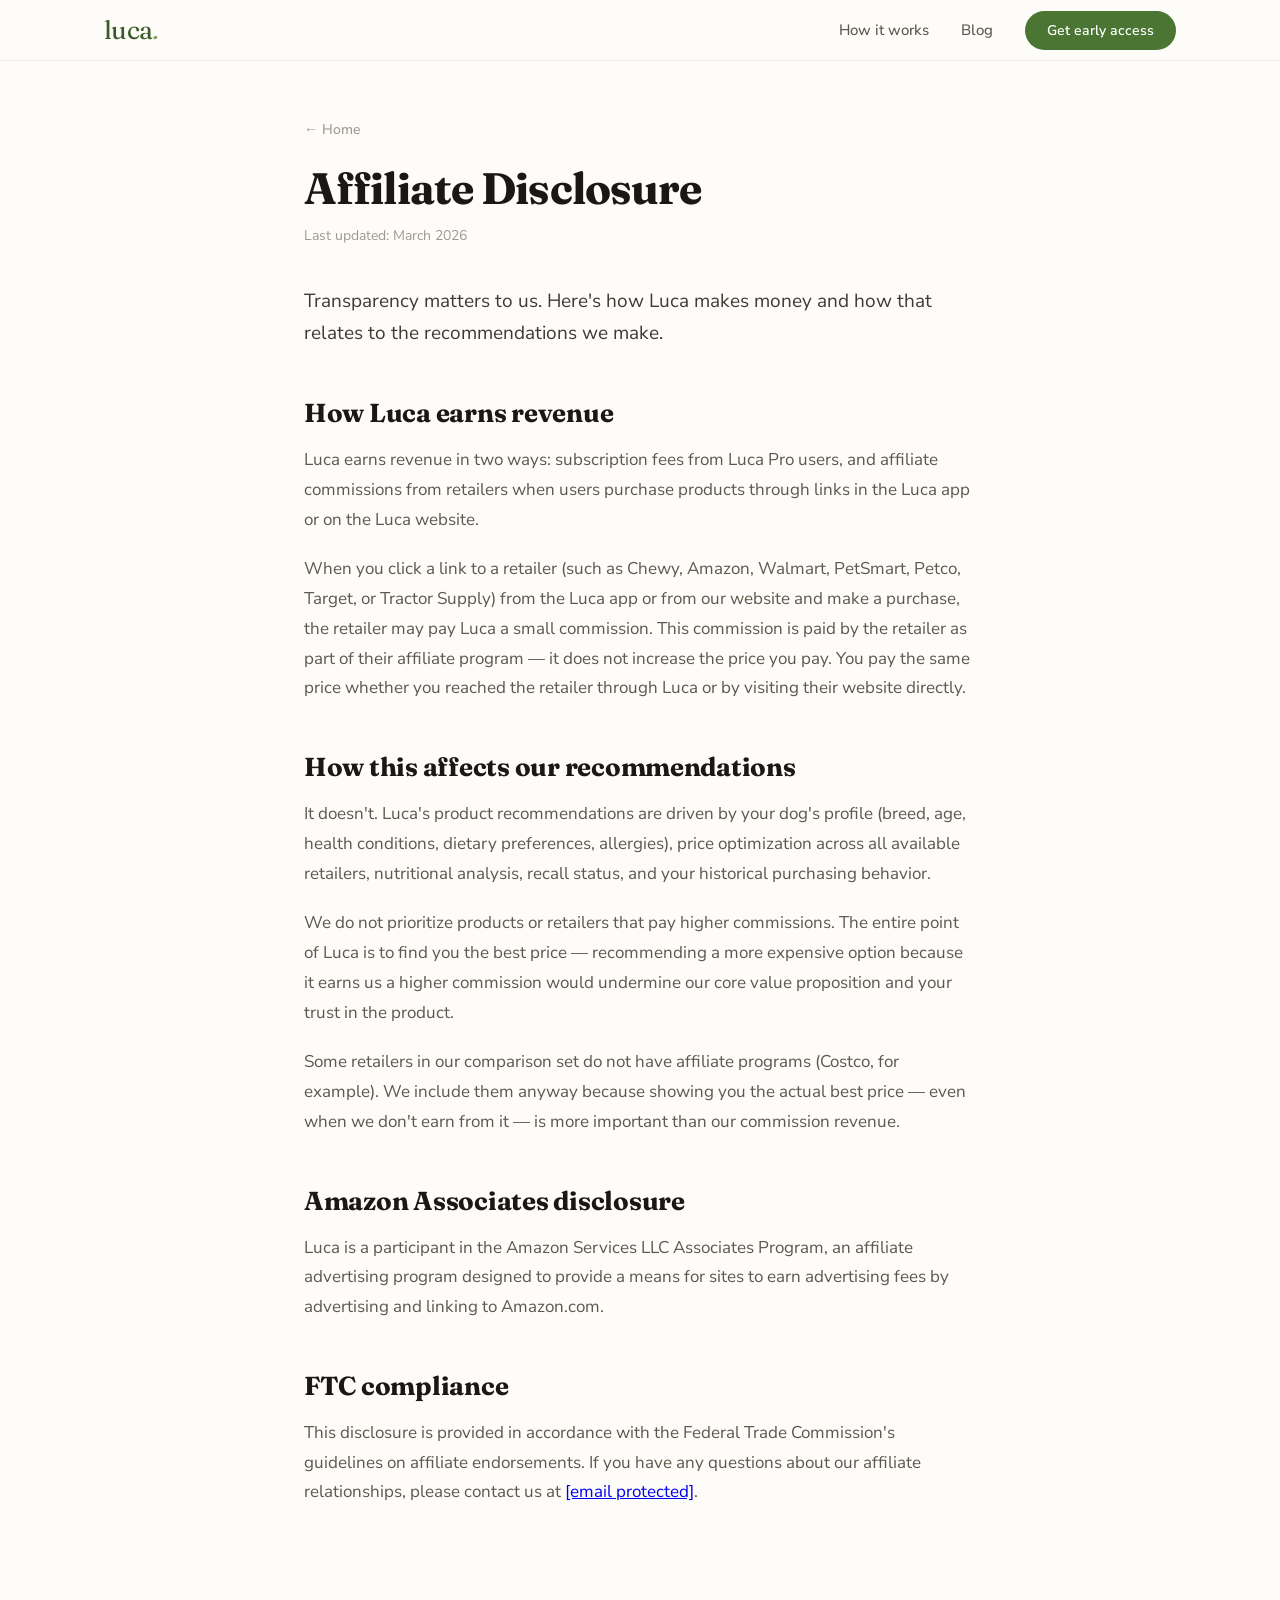
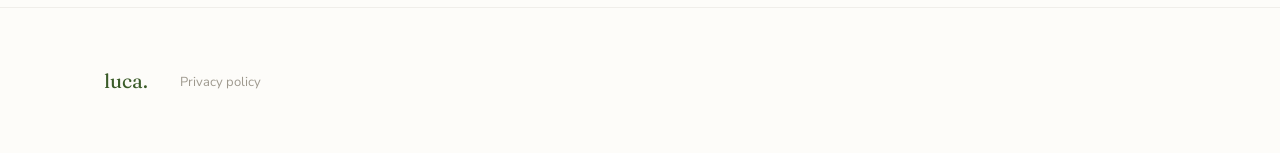
<file: disclosure.html>
<!DOCTYPE html>
<html lang="en">
<head>
<meta charset="UTF-8">
<meta name="viewport" content="width=device-width, initial-scale=1.0">
<title>Affiliate Disclosure — Luca</title>
<link rel="preconnect" href="https://fonts.googleapis.com">
<link rel="preconnect" href="https://fonts.gstatic.com" crossorigin>
<link href="https://fonts.googleapis.com/css2?family=Fraunces:ital,opsz,wght@0,9..144,500;0,9..144,600;0,9..144,700;0,9..144,800;1,9..144,500;1,9..144,700&family=Nunito+Sans:wght@400;500;600;700&display=swap" rel="stylesheet">
<link rel="stylesheet" href="blog-styles.css">
</head>
<body>
<nav id="nav" class="scrolled">
  <div class="container">
    <a href="/" class="nav-wordmark">luca<span>.</span></a>
    <ul class="nav-links">
      <li><a href="/#how">How it works</a></li>
      <li><a href="/#blog">Blog</a></li>
      <li><a href="/#signup" class="nav-cta">Get early access</a></li>
    </ul>
  </div>
</nav>

<article class="blog-post">
  <div class="container">
    <div class="post-meta">
      <a href="/" class="back-link">← Home</a>
    </div>
    <h1>Affiliate Disclosure</h1>
    <p class="post-date">Last updated: March 2026</p>

    <div class="post-body">
      <p class="lede">Transparency matters to us. Here's how Luca makes money and how that relates to the recommendations we make.</p>

      <h2>How Luca earns revenue</h2>

      <p>Luca earns revenue in two ways: subscription fees from Luca Pro users, and affiliate commissions from retailers when users purchase products through links in the Luca app or on the Luca website.</p>

      <p>When you click a link to a retailer (such as Chewy, Amazon, Walmart, PetSmart, Petco, Target, or Tractor Supply) from the Luca app or from our website and make a purchase, the retailer may pay Luca a small commission. This commission is paid by the retailer as part of their affiliate program — it does not increase the price you pay. You pay the same price whether you reached the retailer through Luca or by visiting their website directly.</p>

      <h2>How this affects our recommendations</h2>

      <p>It doesn't. Luca's product recommendations are driven by your dog's profile (breed, age, health conditions, dietary preferences, allergies), price optimization across all available retailers, nutritional analysis, recall status, and your historical purchasing behavior.</p>

      <p>We do not prioritize products or retailers that pay higher commissions. The entire point of Luca is to find you the best price — recommending a more expensive option because it earns us a higher commission would undermine our core value proposition and your trust in the product.</p>

      <p>Some retailers in our comparison set do not have affiliate programs (Costco, for example). We include them anyway because showing you the actual best price — even when we don't earn from it — is more important than our commission revenue.</p>

      <h2>Amazon Associates disclosure</h2>

      <p>Luca is a participant in the Amazon Services LLC Associates Program, an affiliate advertising program designed to provide a means for sites to earn advertising fees by advertising and linking to Amazon.com.</p>

      <h2>FTC compliance</h2>

      <p>This disclosure is provided in accordance with the Federal Trade Commission's guidelines on affiliate endorsements. If you have any questions about our affiliate relationships, please contact us at <a href="/cdn-cgi/l/email-protection" class="__cf_email__" data-cfemail="224e574143564a4743525262454f434b4e0c414d4f">[email&#160;protected]</a>.</p>
    </div>
  </div>
</article>

<footer>
  <div class="container">
    <div class="footer-left">
      <span class="footer-wordmark">luca.</span>
      <ul class="footer-links">
        <li><a href="privacy.html">Privacy policy</a></li>
</file>
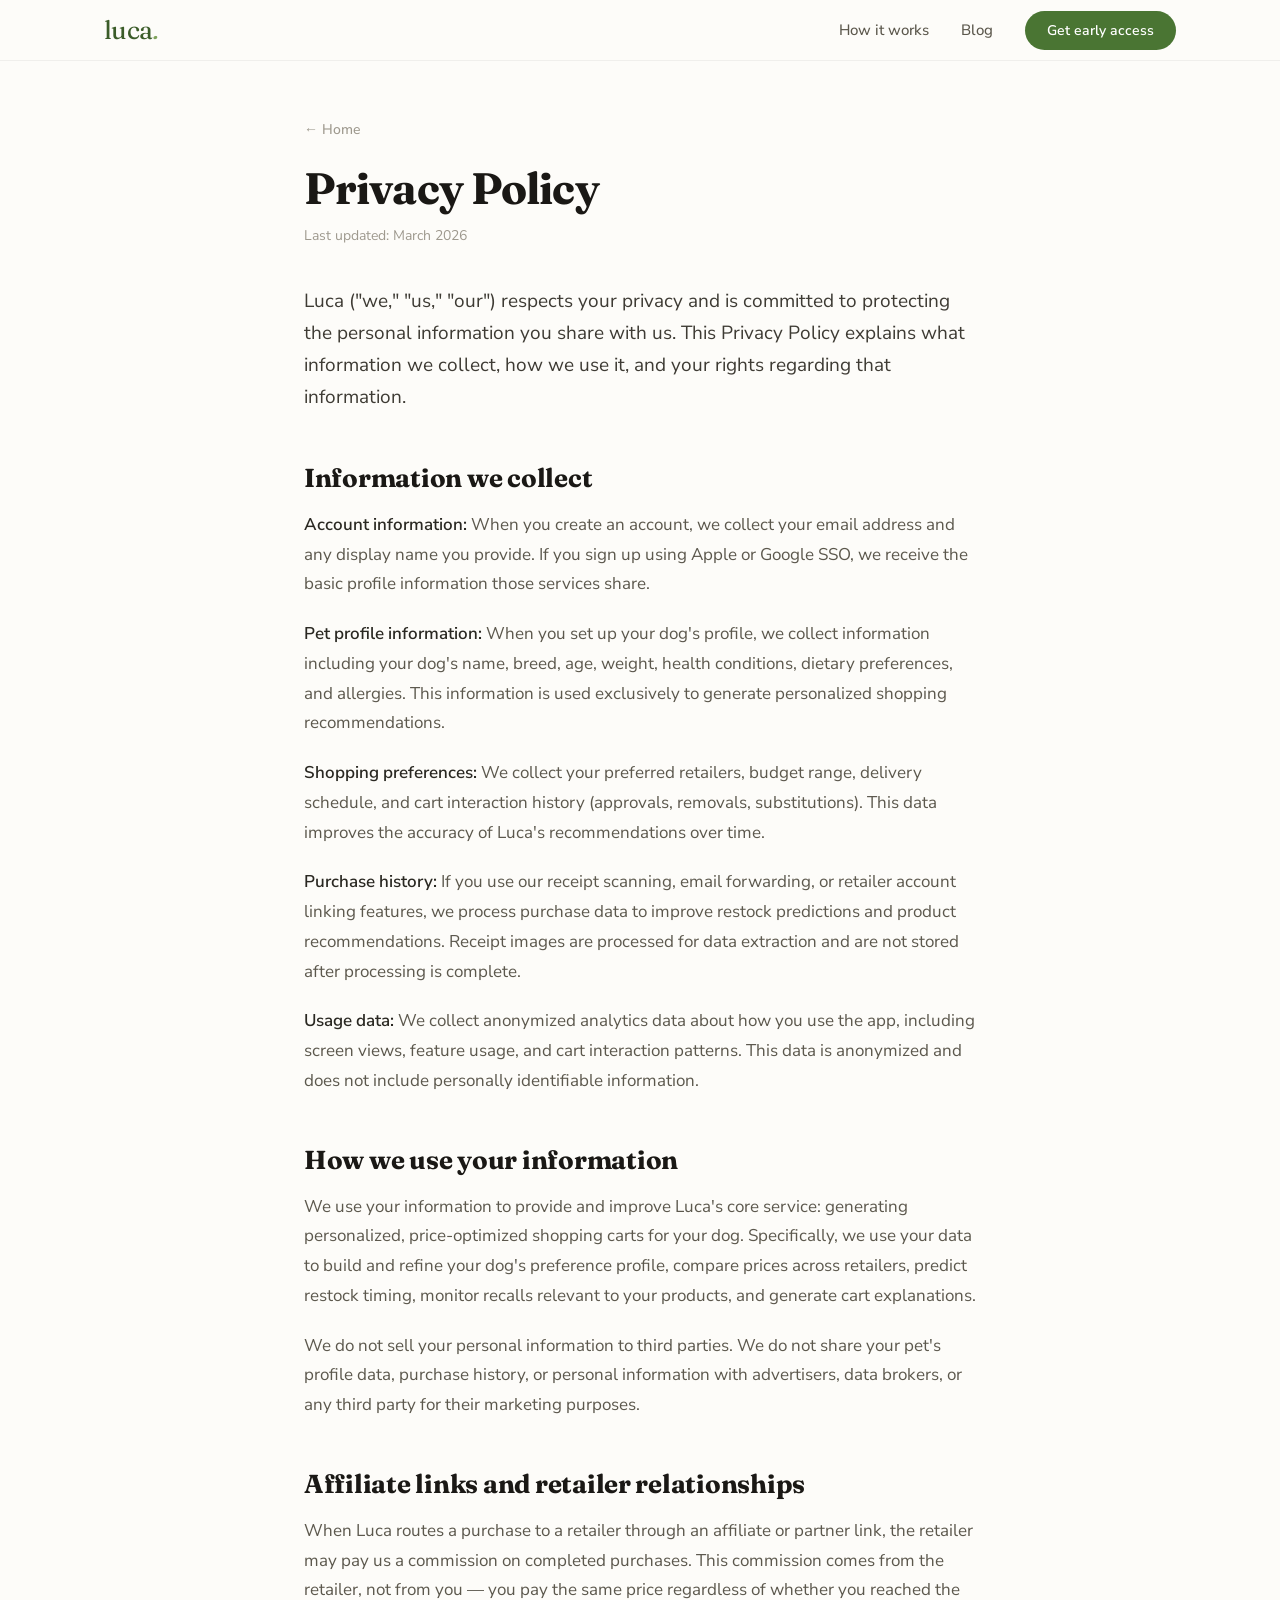
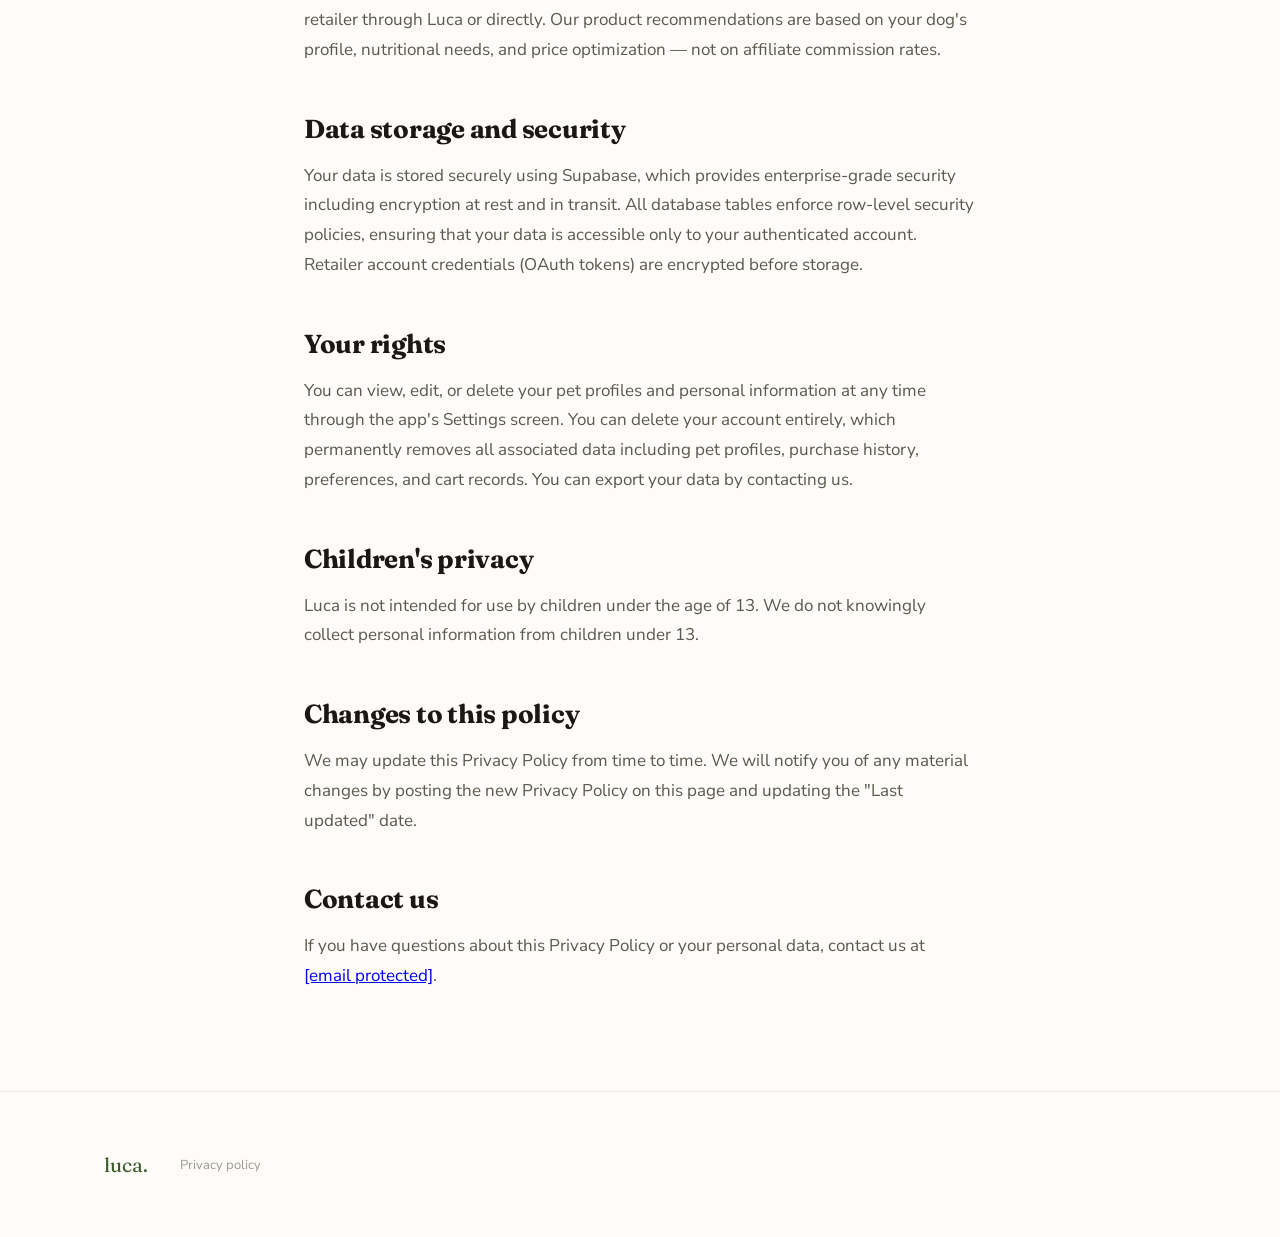
<file: privacy.html>
<!DOCTYPE html>
<html lang="en">
<head>
<meta charset="UTF-8">
<meta name="viewport" content="width=device-width, initial-scale=1.0">
<title>Privacy Policy — Luca</title>
<link rel="preconnect" href="https://fonts.googleapis.com">
<link rel="preconnect" href="https://fonts.gstatic.com" crossorigin>
<link href="https://fonts.googleapis.com/css2?family=Fraunces:ital,opsz,wght@0,9..144,500;0,9..144,600;0,9..144,700;0,9..144,800;1,9..144,500;1,9..144,700&family=Nunito+Sans:wght@400;500;600;700&display=swap" rel="stylesheet">
<link rel="stylesheet" href="blog-styles.css">
</head>
<body>
<nav id="nav" class="scrolled">
  <div class="container">
    <a href="/" class="nav-wordmark">luca<span>.</span></a>
    <ul class="nav-links">
      <li><a href="/#how">How it works</a></li>
      <li><a href="/#blog">Blog</a></li>
      <li><a href="/#signup" class="nav-cta">Get early access</a></li>
    </ul>
  </div>
</nav>

<article class="blog-post">
  <div class="container">
    <div class="post-meta">
      <a href="/" class="back-link">← Home</a>
    </div>
    <h1>Privacy Policy</h1>
    <p class="post-date">Last updated: March 2026</p>

    <div class="post-body">
      <p class="lede">Luca ("we," "us," "our") respects your privacy and is committed to protecting the personal information you share with us. This Privacy Policy explains what information we collect, how we use it, and your rights regarding that information.</p>

      <h2>Information we collect</h2>

      <p><strong>Account information:</strong> When you create an account, we collect your email address and any display name you provide. If you sign up using Apple or Google SSO, we receive the basic profile information those services share.</p>

      <p><strong>Pet profile information:</strong> When you set up your dog's profile, we collect information including your dog's name, breed, age, weight, health conditions, dietary preferences, and allergies. This information is used exclusively to generate personalized shopping recommendations.</p>

      <p><strong>Shopping preferences:</strong> We collect your preferred retailers, budget range, delivery schedule, and cart interaction history (approvals, removals, substitutions). This data improves the accuracy of Luca's recommendations over time.</p>

      <p><strong>Purchase history:</strong> If you use our receipt scanning, email forwarding, or retailer account linking features, we process purchase data to improve restock predictions and product recommendations. Receipt images are processed for data extraction and are not stored after processing is complete.</p>

      <p><strong>Usage data:</strong> We collect anonymized analytics data about how you use the app, including screen views, feature usage, and cart interaction patterns. This data is anonymized and does not include personally identifiable information.</p>

      <h2>How we use your information</h2>

      <p>We use your information to provide and improve Luca's core service: generating personalized, price-optimized shopping carts for your dog. Specifically, we use your data to build and refine your dog's preference profile, compare prices across retailers, predict restock timing, monitor recalls relevant to your products, and generate cart explanations.</p>

      <p>We do not sell your personal information to third parties. We do not share your pet's profile data, purchase history, or personal information with advertisers, data brokers, or any third party for their marketing purposes.</p>

      <h2>Affiliate links and retailer relationships</h2>

      <p>When Luca routes a purchase to a retailer through an affiliate or partner link, the retailer may pay us a commission on completed purchases. This commission comes from the retailer, not from you — you pay the same price regardless of whether you reached the retailer through Luca or directly. Our product recommendations are based on your dog's profile, nutritional needs, and price optimization — not on affiliate commission rates.</p>

      <h2>Data storage and security</h2>

      <p>Your data is stored securely using Supabase, which provides enterprise-grade security including encryption at rest and in transit. All database tables enforce row-level security policies, ensuring that your data is accessible only to your authenticated account. Retailer account credentials (OAuth tokens) are encrypted before storage.</p>

      <h2>Your rights</h2>

      <p>You can view, edit, or delete your pet profiles and personal information at any time through the app's Settings screen. You can delete your account entirely, which permanently removes all associated data including pet profiles, purchase history, preferences, and cart records. You can export your data by contacting us.</p>

      <h2>Children's privacy</h2>

      <p>Luca is not intended for use by children under the age of 13. We do not knowingly collect personal information from children under 13.</p>

      <h2>Changes to this policy</h2>

      <p>We may update this Privacy Policy from time to time. We will notify you of any material changes by posting the new Privacy Policy on this page and updating the "Last updated" date.</p>

      <h2>Contact us</h2>

      <p>If you have questions about this Privacy Policy or your personal data, contact us at <a href="/cdn-cgi/l/email-protection" class="__cf_email__" data-cfemail="533f263032273b3632232313343e323a3f7d303c3e">[email&#160;protected]</a>.</p>
    </div>
  </div>
</article>

<footer>
  <div class="container">
    <div class="footer-left">
      <span class="footer-wordmark">luca.</span>
      <ul class="footer-links">
        <li><a href="privacy.html">Privacy policy</a></li>
</file>
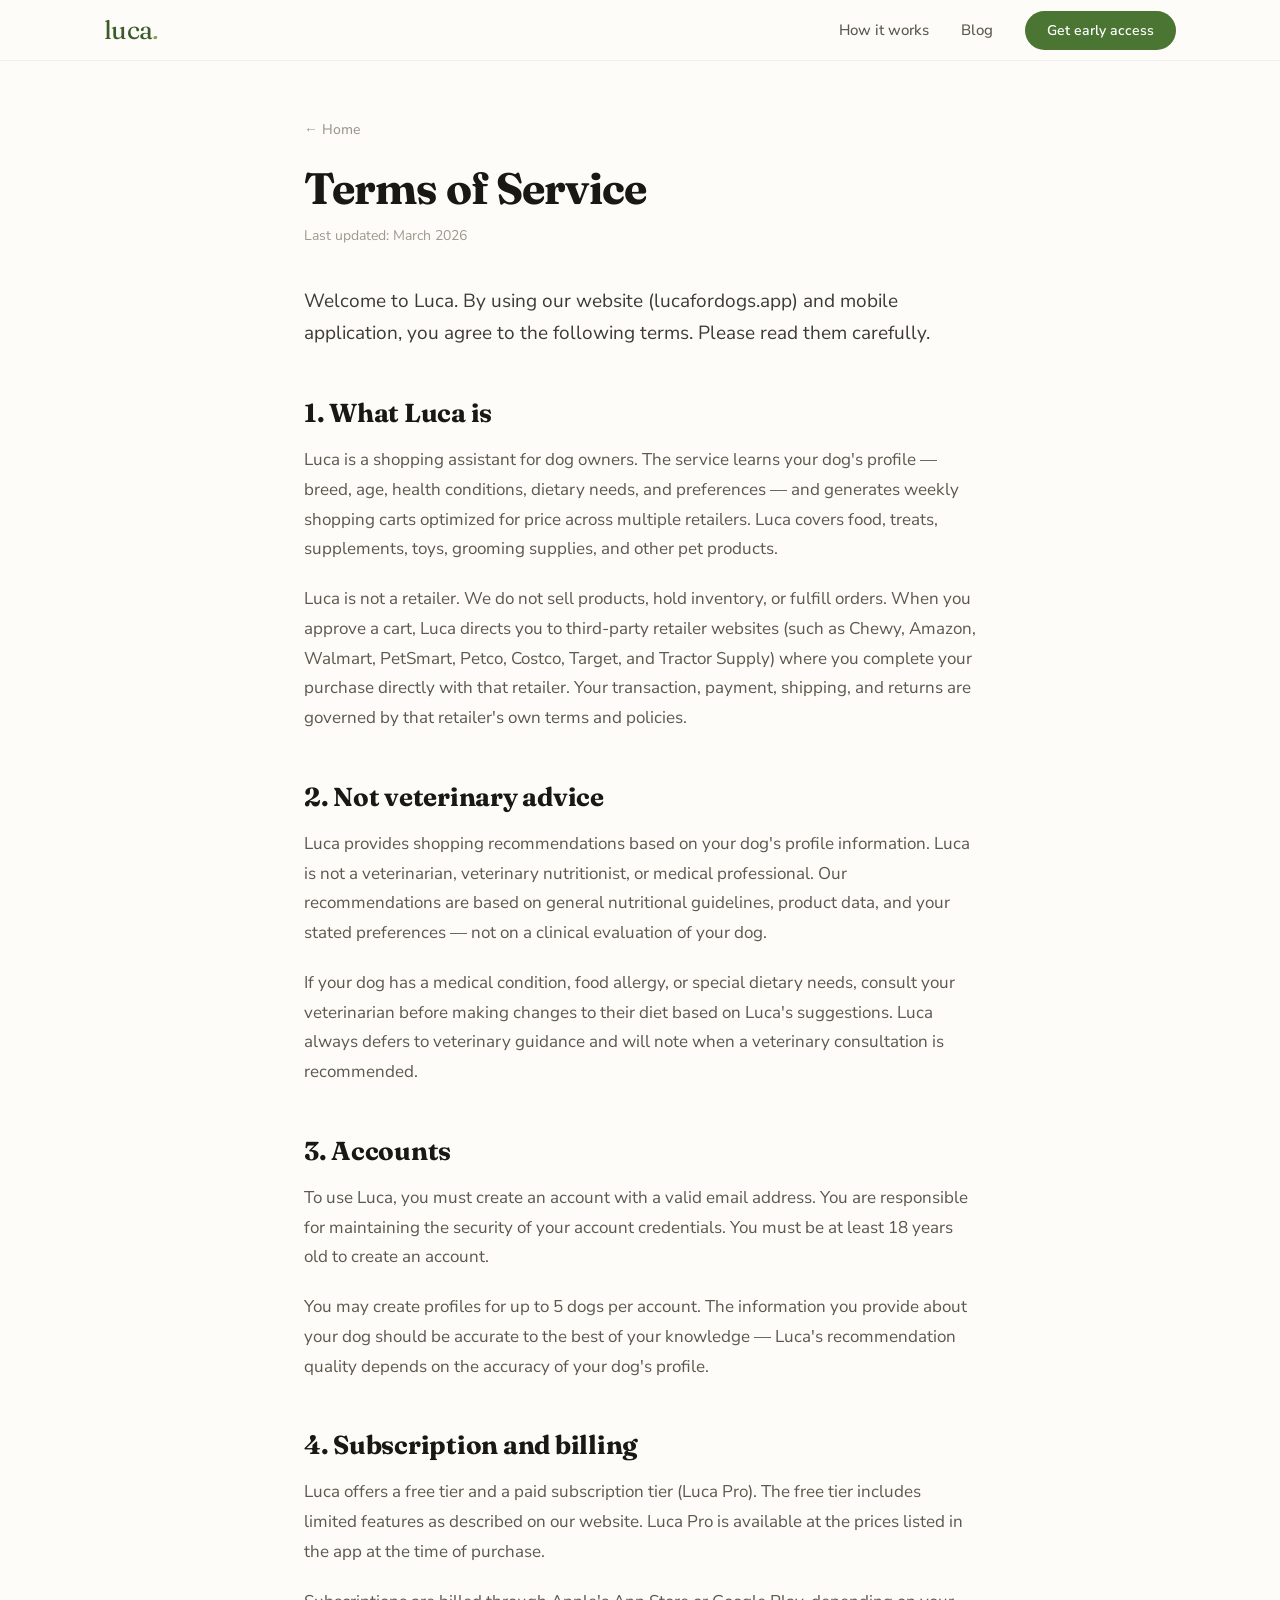
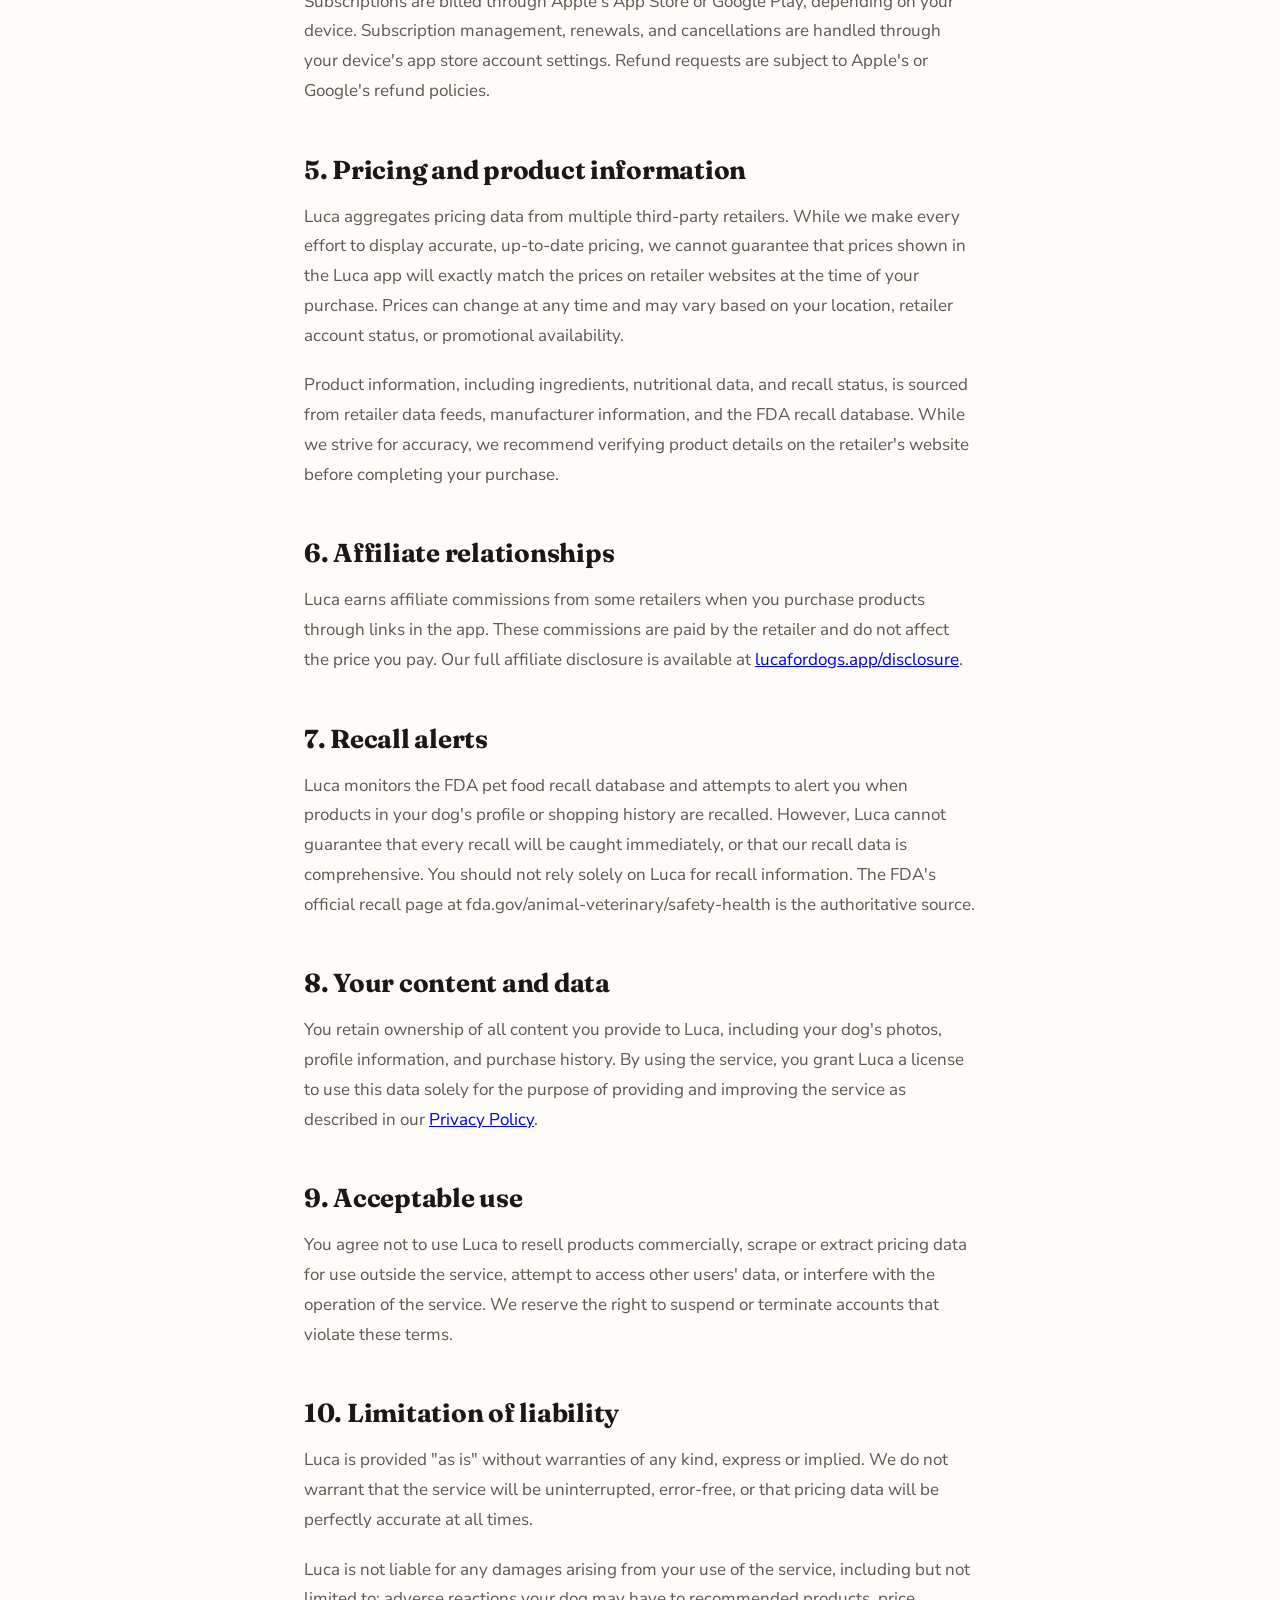
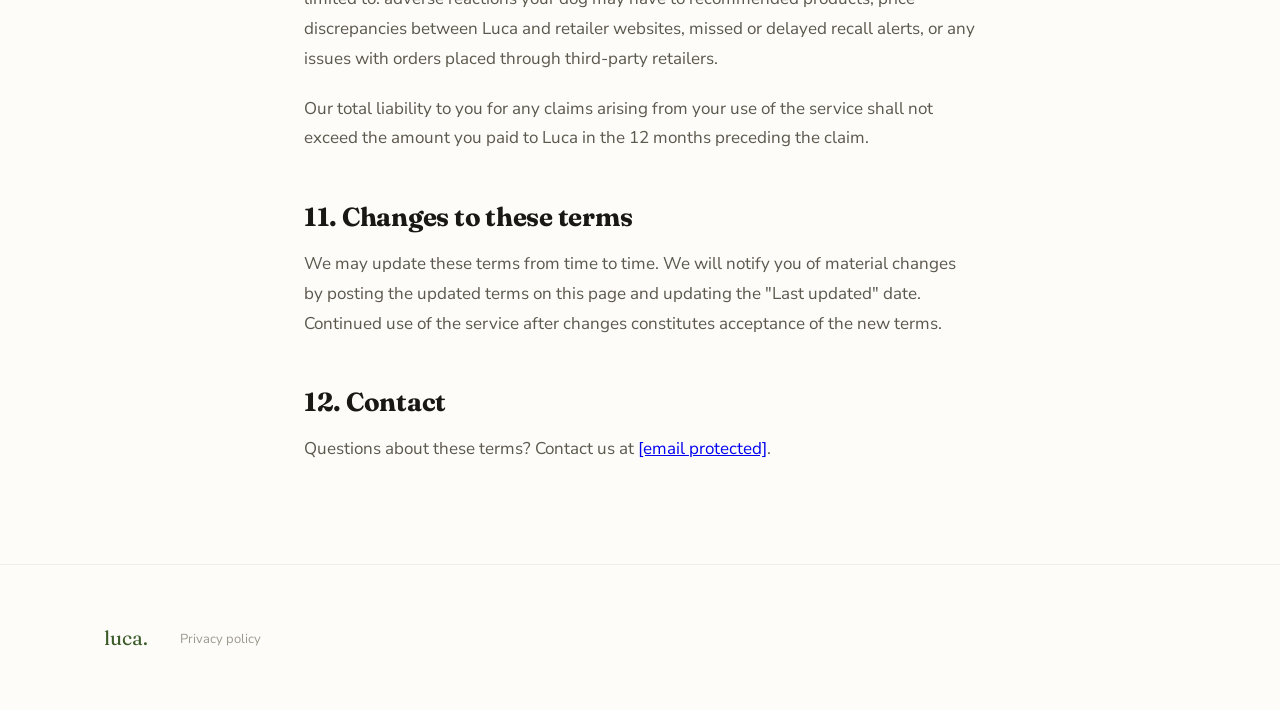
<file: terms.html>
<!DOCTYPE html>
<html lang="en">
<head>
<meta charset="UTF-8">
<meta name="viewport" content="width=device-width, initial-scale=1.0">
<title>Terms of Service — Luca</title>
<link rel="preconnect" href="https://fonts.googleapis.com">
<link rel="preconnect" href="https://fonts.gstatic.com" crossorigin>
<link href="https://fonts.googleapis.com/css2?family=Fraunces:ital,opsz,wght@0,9..144,500;0,9..144,600;0,9..144,700;0,9..144,800;1,9..144,500;1,9..144,700&family=Nunito+Sans:wght@400;500;600;700&display=swap" rel="stylesheet">
<link rel="stylesheet" href="blog-styles.css">
</head>
<body>
<nav id="nav" class="scrolled">
  <div class="container">
    <a href="/" class="nav-wordmark">luca<span>.</span></a>
    <ul class="nav-links">
      <li><a href="/#how">How it works</a></li>
      <li><a href="/#blog">Blog</a></li>
      <li><a href="/#signup" class="nav-cta">Get early access</a></li>
    </ul>
  </div>
</nav>

<article class="blog-post">
  <div class="container">
    <div class="post-meta">
      <a href="/" class="back-link">← Home</a>
    </div>
    <h1>Terms of Service</h1>
    <p class="post-date">Last updated: March 2026</p>

    <div class="post-body">
      <p class="lede">Welcome to Luca. By using our website (lucafordogs.app) and mobile application, you agree to the following terms. Please read them carefully.</p>

      <h2>1. What Luca is</h2>

      <p>Luca is a shopping assistant for dog owners. The service learns your dog's profile — breed, age, health conditions, dietary needs, and preferences — and generates weekly shopping carts optimized for price across multiple retailers. Luca covers food, treats, supplements, toys, grooming supplies, and other pet products.</p>

      <p>Luca is not a retailer. We do not sell products, hold inventory, or fulfill orders. When you approve a cart, Luca directs you to third-party retailer websites (such as Chewy, Amazon, Walmart, PetSmart, Petco, Costco, Target, and Tractor Supply) where you complete your purchase directly with that retailer. Your transaction, payment, shipping, and returns are governed by that retailer's own terms and policies.</p>

      <h2>2. Not veterinary advice</h2>

      <p>Luca provides shopping recommendations based on your dog's profile information. Luca is not a veterinarian, veterinary nutritionist, or medical professional. Our recommendations are based on general nutritional guidelines, product data, and your stated preferences — not on a clinical evaluation of your dog.</p>

      <p>If your dog has a medical condition, food allergy, or special dietary needs, consult your veterinarian before making changes to their diet based on Luca's suggestions. Luca always defers to veterinary guidance and will note when a veterinary consultation is recommended.</p>

      <h2>3. Accounts</h2>

      <p>To use Luca, you must create an account with a valid email address. You are responsible for maintaining the security of your account credentials. You must be at least 18 years old to create an account.</p>

      <p>You may create profiles for up to 5 dogs per account. The information you provide about your dog should be accurate to the best of your knowledge — Luca's recommendation quality depends on the accuracy of your dog's profile.</p>

      <h2>4. Subscription and billing</h2>

      <p>Luca offers a free tier and a paid subscription tier (Luca Pro). The free tier includes limited features as described on our website. Luca Pro is available at the prices listed in the app at the time of purchase.</p>

      <p>Subscriptions are billed through Apple's App Store or Google Play, depending on your device. Subscription management, renewals, and cancellations are handled through your device's app store account settings. Refund requests are subject to Apple's or Google's refund policies.</p>

      <h2>5. Pricing and product information</h2>

      <p>Luca aggregates pricing data from multiple third-party retailers. While we make every effort to display accurate, up-to-date pricing, we cannot guarantee that prices shown in the Luca app will exactly match the prices on retailer websites at the time of your purchase. Prices can change at any time and may vary based on your location, retailer account status, or promotional availability.</p>

      <p>Product information, including ingredients, nutritional data, and recall status, is sourced from retailer data feeds, manufacturer information, and the FDA recall database. While we strive for accuracy, we recommend verifying product details on the retailer's website before completing your purchase.</p>

      <h2>6. Affiliate relationships</h2>

      <p>Luca earns affiliate commissions from some retailers when you purchase products through links in the app. These commissions are paid by the retailer and do not affect the price you pay. Our full affiliate disclosure is available at <a href="disclosure.html">lucafordogs.app/disclosure</a>.</p>

      <h2>7. Recall alerts</h2>

      <p>Luca monitors the FDA pet food recall database and attempts to alert you when products in your dog's profile or shopping history are recalled. However, Luca cannot guarantee that every recall will be caught immediately, or that our recall data is comprehensive. You should not rely solely on Luca for recall information. The FDA's official recall page at fda.gov/animal-veterinary/safety-health is the authoritative source.</p>

      <h2>8. Your content and data</h2>

      <p>You retain ownership of all content you provide to Luca, including your dog's photos, profile information, and purchase history. By using the service, you grant Luca a license to use this data solely for the purpose of providing and improving the service as described in our <a href="privacy.html">Privacy Policy</a>.</p>

      <h2>9. Acceptable use</h2>

      <p>You agree not to use Luca to resell products commercially, scrape or extract pricing data for use outside the service, attempt to access other users' data, or interfere with the operation of the service. We reserve the right to suspend or terminate accounts that violate these terms.</p>

      <h2>10. Limitation of liability</h2>

      <p>Luca is provided "as is" without warranties of any kind, express or implied. We do not warrant that the service will be uninterrupted, error-free, or that pricing data will be perfectly accurate at all times.</p>

      <p>Luca is not liable for any damages arising from your use of the service, including but not limited to: adverse reactions your dog may have to recommended products, price discrepancies between Luca and retailer websites, missed or delayed recall alerts, or any issues with orders placed through third-party retailers.</p>

      <p>Our total liability to you for any claims arising from your use of the service shall not exceed the amount you paid to Luca in the 12 months preceding the claim.</p>

      <h2>11. Changes to these terms</h2>

      <p>We may update these terms from time to time. We will notify you of material changes by posting the updated terms on this page and updating the "Last updated" date. Continued use of the service after changes constitutes acceptance of the new terms.</p>

      <h2>12. Contact</h2>

      <p>Questions about these terms? Contact us at <a href="/cdn-cgi/l/email-protection" class="__cf_email__" data-cfemail="9ff3eafcfeebf7fafeefefdff8f2fef6f3b1fcf0f2">[email&#160;protected]</a>.</p>
    </div>
  </div>
</article>

<footer>
  <div class="container">
    <div class="footer-left">
      <span class="footer-wordmark">luca.</span>
      <ul class="footer-links">
        <li><a href="privacy.html">Privacy policy</a></li>
</file>
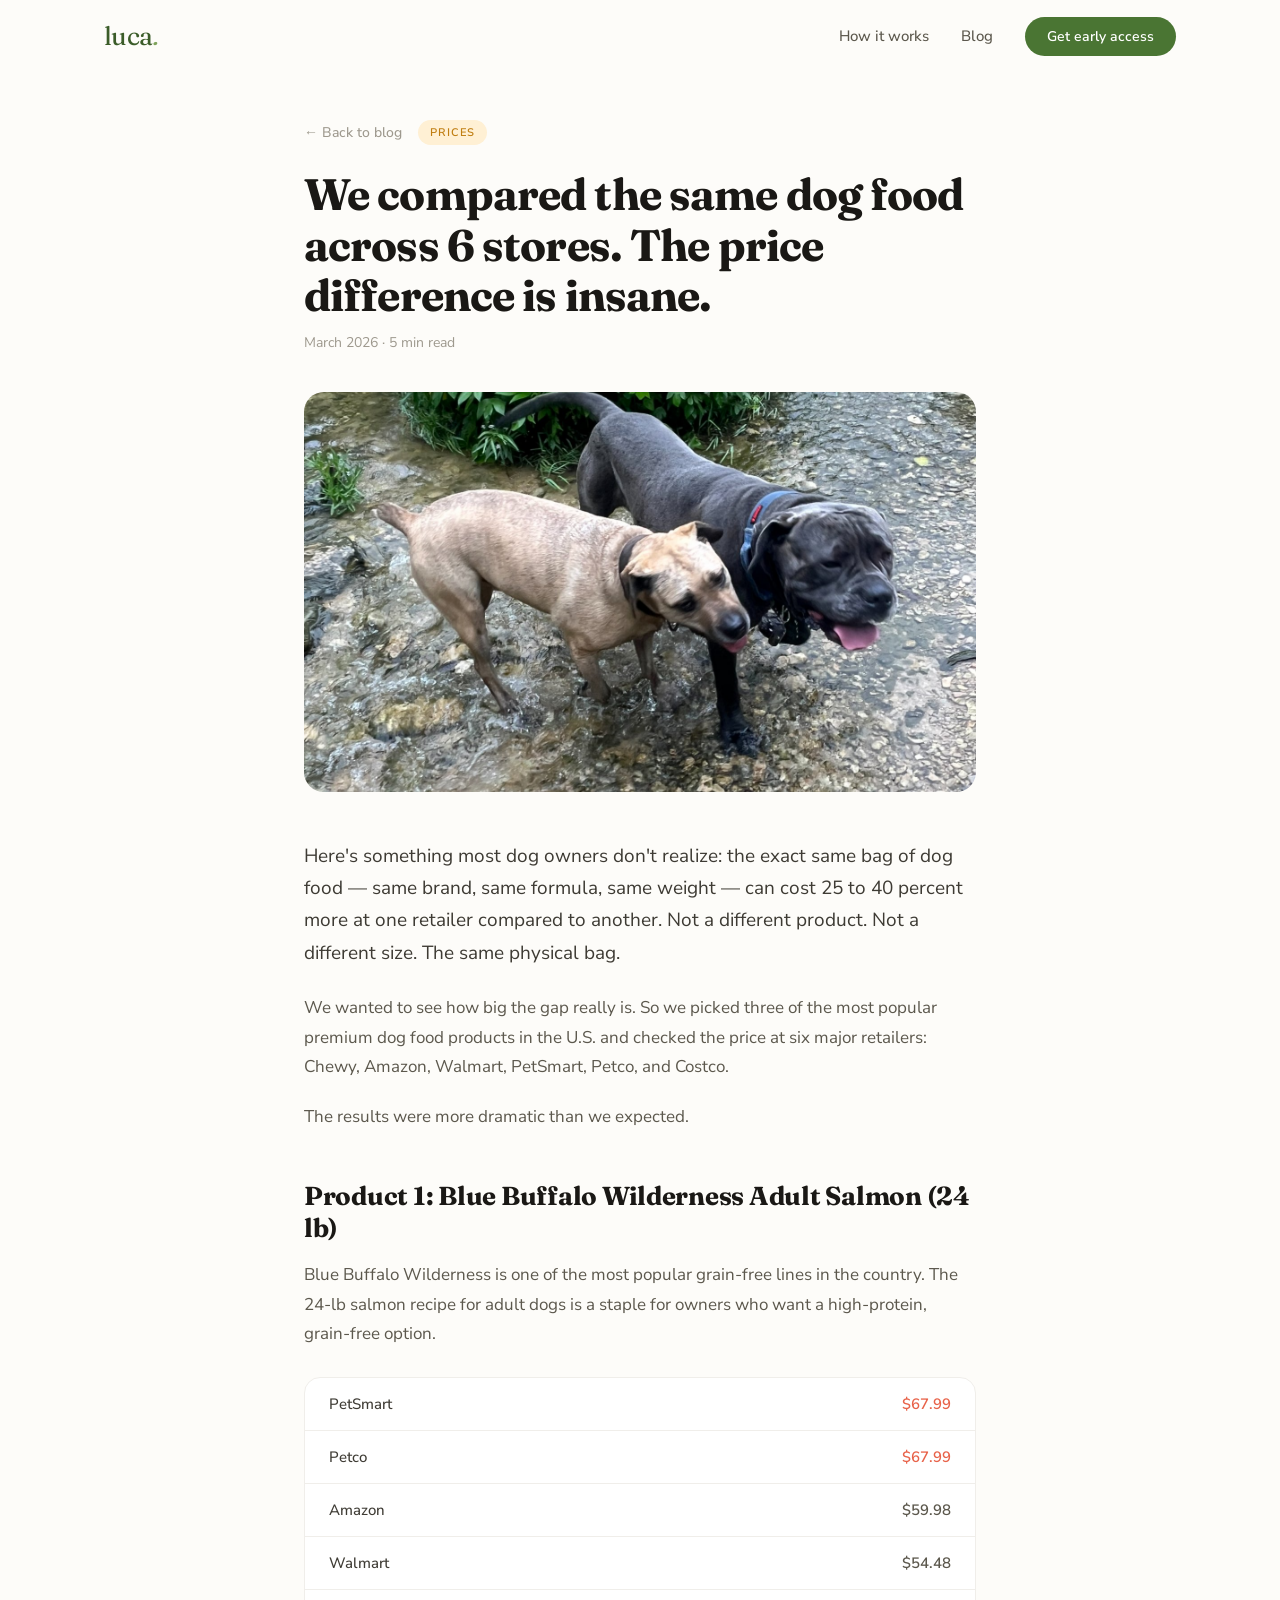
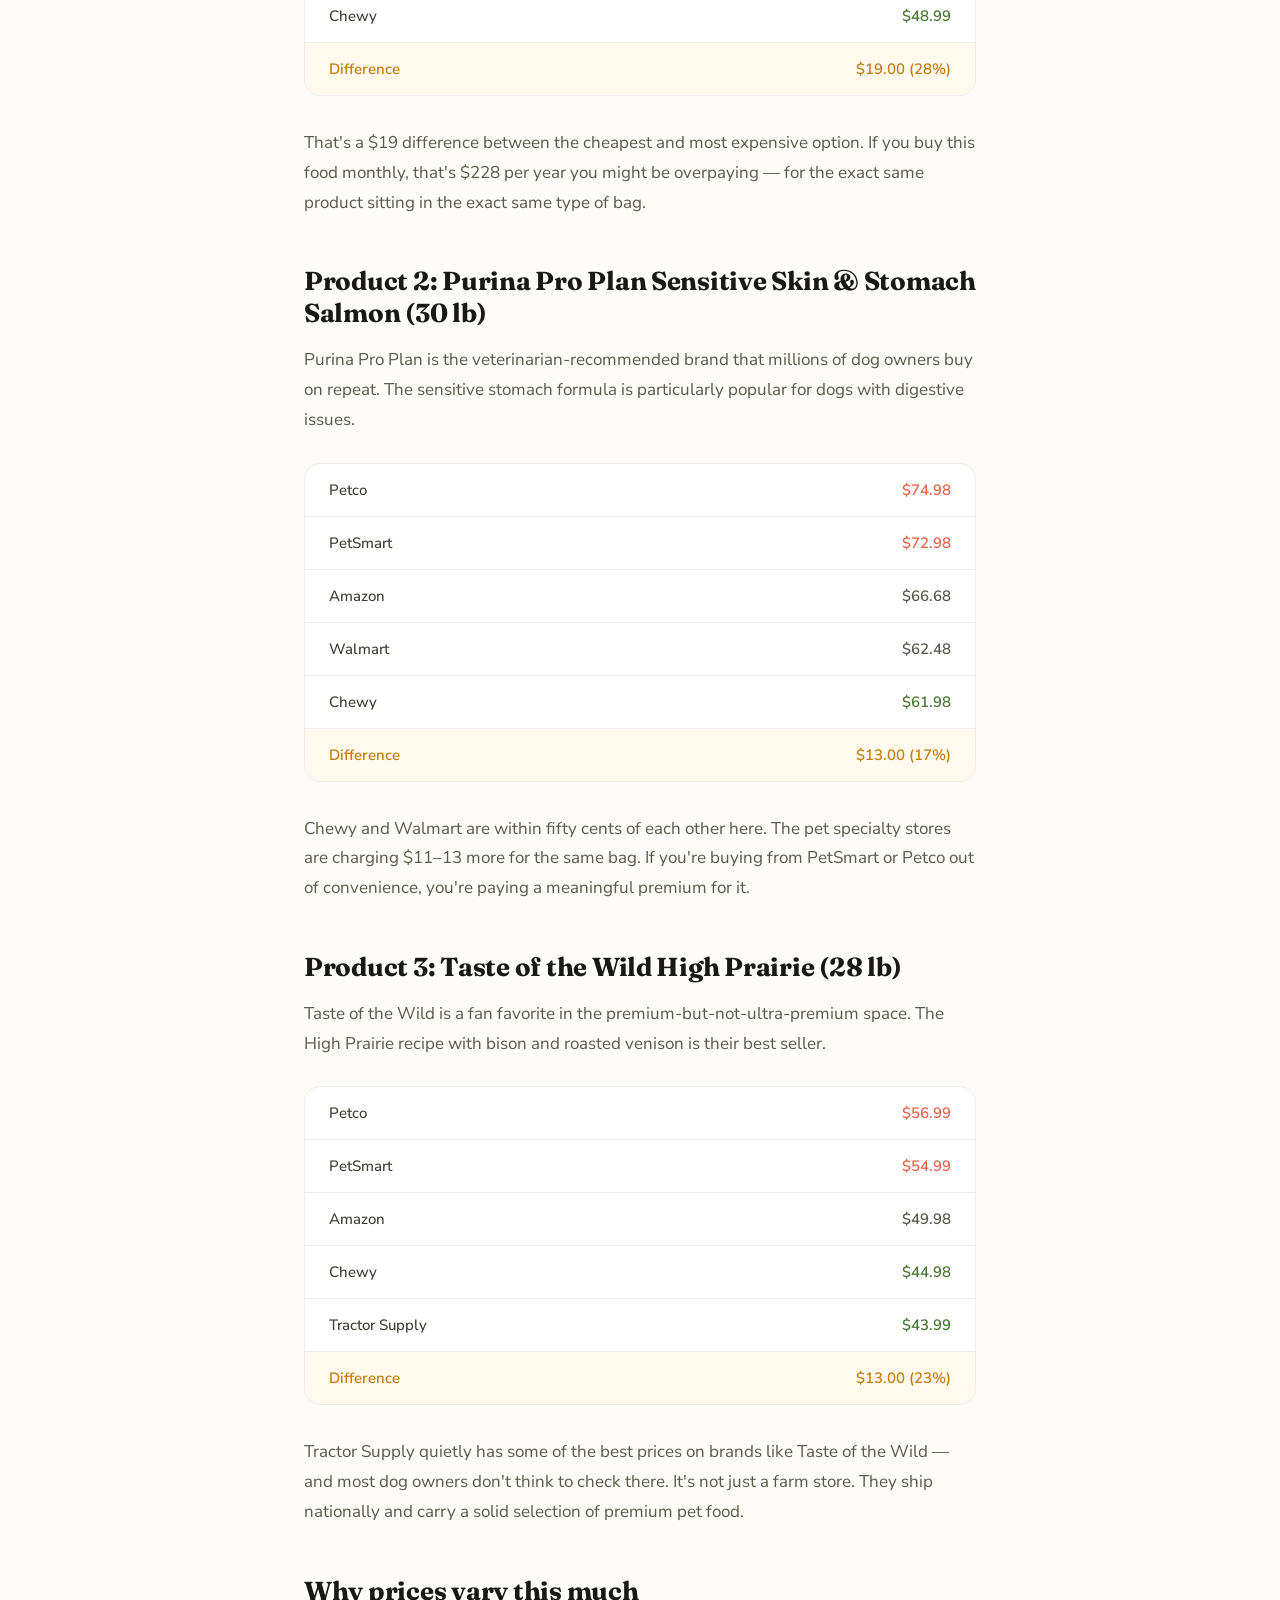
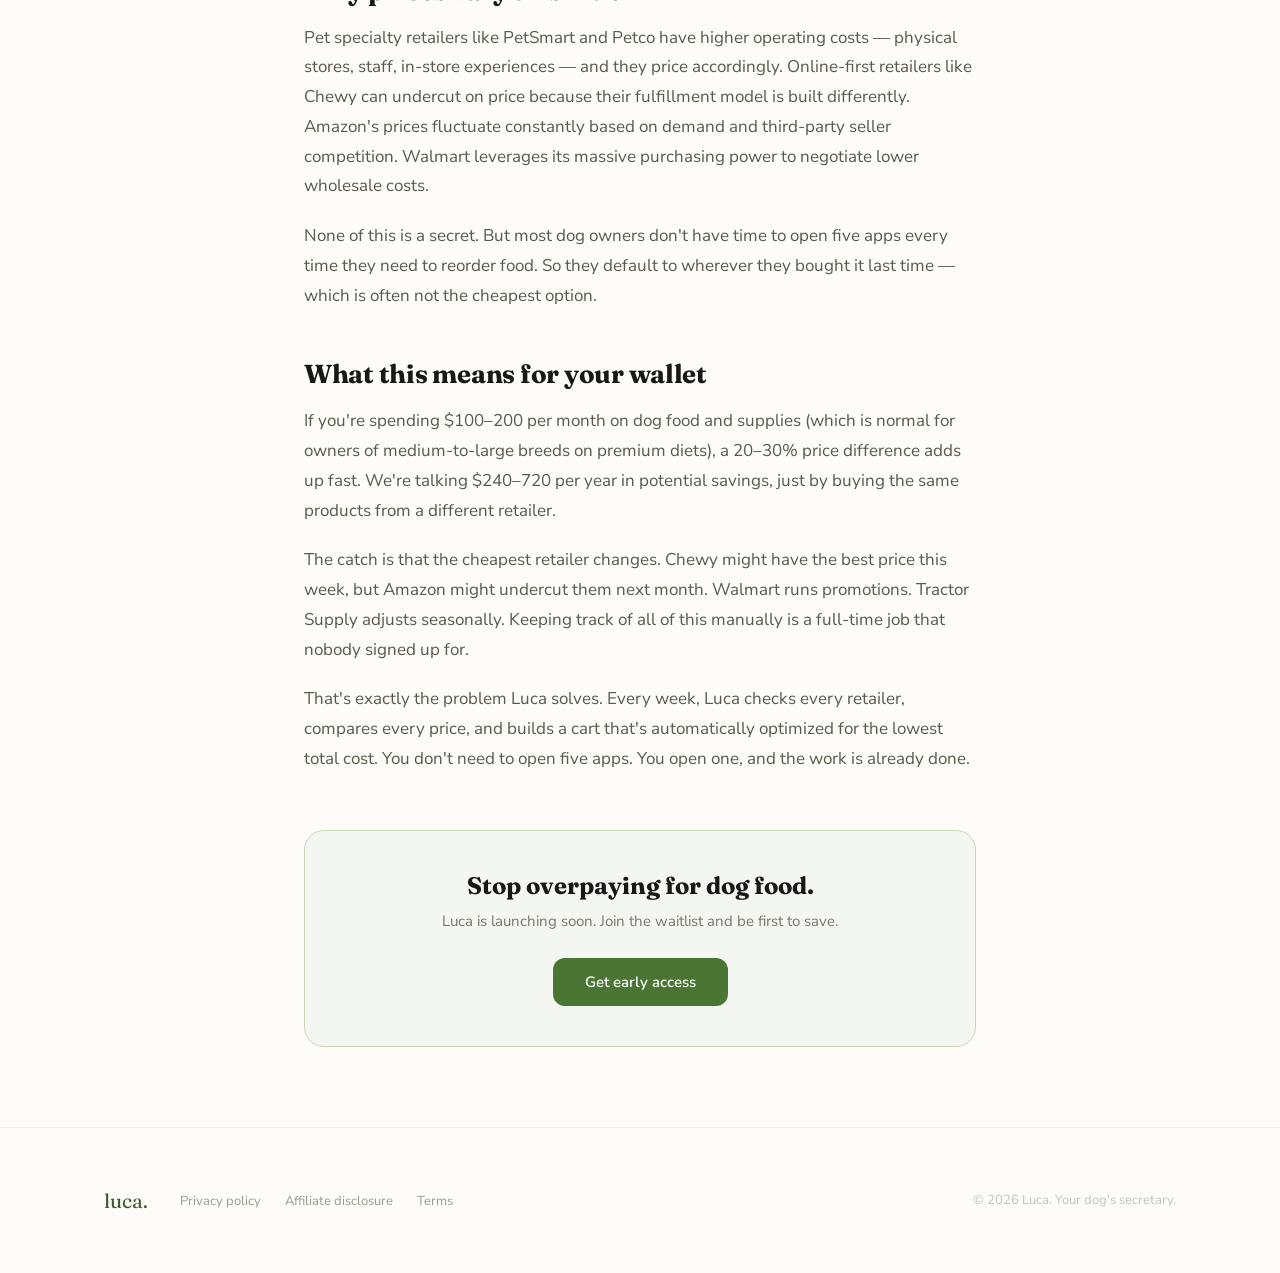
<file: blog/dog-food-price-comparison.html>
<!DOCTYPE html>
<html lang="en">
<head>
<meta charset="UTF-8">
<meta name="viewport" content="width=device-width, initial-scale=1.0">
<title>We Compared Dog Food Prices Across 6 Stores — Luca Blog</title>
<meta name="description" content="A 24-lb bag of Blue Buffalo Wilderness costs anywhere from $48 to $68 depending on where you buy it. Here's every price we found.">
<link rel="preconnect" href="https://fonts.googleapis.com">
<link rel="preconnect" href="https://fonts.gstatic.com" crossorigin>
<link href="https://fonts.googleapis.com/css2?family=Fraunces:ital,opsz,wght@0,9..144,500;0,9..144,600;0,9..144,700;0,9..144,800;1,9..144,500;1,9..144,700&family=Nunito+Sans:wght@400;500;600;700&display=swap" rel="stylesheet">
<link rel="stylesheet" href="../blog-styles.css">
</head>
<body>
<nav id="nav">
  <div class="container">
    <a href="../" class="nav-wordmark">luca<span>.</span></a>
    <ul class="nav-links">
      <li><a href="../#how">How it works</a></li>
      <li><a href="../#blog">Blog</a></li>
      <li><a href="../#signup" class="nav-cta">Get early access</a></li>
    </ul>
  </div>
</nav>

<article class="blog-post">
  <div class="container">
    <div class="post-meta">
      <a href="../#blog" class="back-link">← Back to blog</a>
      <span class="post-tag prices">Prices</span>
    </div>
    <h1>We compared the same dog food across 6 stores. The price difference is insane.</h1>
    <p class="post-date">March 2026 · 5 min read</p>

    <figure class="post-hero-img">
      <img src="../images/dogs-creek.jpg" alt="Two dogs exploring a creek">
    </figure>

    <div class="post-body">
      <p class="lede">Here's something most dog owners don't realize: the exact same bag of dog food — same brand, same formula, same weight — can cost 25 to 40 percent more at one retailer compared to another. Not a different product. Not a different size. The same physical bag.</p>

      <p>We wanted to see how big the gap really is. So we picked three of the most popular premium dog food products in the U.S. and checked the price at six major retailers: Chewy, Amazon, Walmart, PetSmart, Petco, and Costco.</p>

      <p>The results were more dramatic than we expected.</p>

      <h2>Product 1: Blue Buffalo Wilderness Adult Salmon (24 lb)</h2>

      <p>Blue Buffalo Wilderness is one of the most popular grain-free lines in the country. The 24-lb salmon recipe for adult dogs is a staple for owners who want a high-protein, grain-free option.</p>

      <div class="price-table">
        <div class="price-table-row">
          <span class="retailer-name">PetSmart</span>
          <span class="retailer-price high">$67.99</span>
        </div>
        <div class="price-table-row">
          <span class="retailer-name">Petco</span>
          <span class="retailer-price high">$67.99</span>
        </div>
        <div class="price-table-row">
          <span class="retailer-name">Amazon</span>
          <span class="retailer-price mid">$59.98</span>
        </div>
        <div class="price-table-row">
          <span class="retailer-name">Walmart</span>
          <span class="retailer-price mid">$54.48</span>
        </div>
        <div class="price-table-row">
          <span class="retailer-name">Chewy</span>
          <span class="retailer-price low">$48.99</span>
        </div>
        <div class="price-table-row best">
          <span class="retailer-name">Difference</span>
          <span class="retailer-price">$19.00 (28%)</span>
        </div>
      </div>

      <p>That's a $19 difference between the cheapest and most expensive option. If you buy this food monthly, that's $228 per year you might be overpaying — for the exact same product sitting in the exact same type of bag.</p>

      <h2>Product 2: Purina Pro Plan Sensitive Skin & Stomach Salmon (30 lb)</h2>

      <p>Purina Pro Plan is the veterinarian-recommended brand that millions of dog owners buy on repeat. The sensitive stomach formula is particularly popular for dogs with digestive issues.</p>

      <div class="price-table">
        <div class="price-table-row">
          <span class="retailer-name">Petco</span>
          <span class="retailer-price high">$74.98</span>
        </div>
        <div class="price-table-row">
          <span class="retailer-name">PetSmart</span>
          <span class="retailer-price high">$72.98</span>
        </div>
        <div class="price-table-row">
          <span class="retailer-name">Amazon</span>
          <span class="retailer-price mid">$66.68</span>
        </div>
        <div class="price-table-row">
          <span class="retailer-name">Walmart</span>
          <span class="retailer-price mid">$62.48</span>
        </div>
        <div class="price-table-row">
          <span class="retailer-name">Chewy</span>
          <span class="retailer-price low">$61.98</span>
        </div>
        <div class="price-table-row best">
          <span class="retailer-name">Difference</span>
          <span class="retailer-price">$13.00 (17%)</span>
        </div>
      </div>

      <p>Chewy and Walmart are within fifty cents of each other here. The pet specialty stores are charging $11–13 more for the same bag. If you're buying from PetSmart or Petco out of convenience, you're paying a meaningful premium for it.</p>

      <h2>Product 3: Taste of the Wild High Prairie (28 lb)</h2>

      <p>Taste of the Wild is a fan favorite in the premium-but-not-ultra-premium space. The High Prairie recipe with bison and roasted venison is their best seller.</p>

      <div class="price-table">
        <div class="price-table-row">
          <span class="retailer-name">Petco</span>
          <span class="retailer-price high">$56.99</span>
        </div>
        <div class="price-table-row">
          <span class="retailer-name">PetSmart</span>
          <span class="retailer-price high">$54.99</span>
        </div>
        <div class="price-table-row">
          <span class="retailer-name">Amazon</span>
          <span class="retailer-price mid">$49.98</span>
        </div>
        <div class="price-table-row">
          <span class="retailer-name">Chewy</span>
          <span class="retailer-price low">$44.98</span>
        </div>
        <div class="price-table-row">
          <span class="retailer-name">Tractor Supply</span>
          <span class="retailer-price low">$43.99</span>
        </div>
        <div class="price-table-row best">
          <span class="retailer-name">Difference</span>
          <span class="retailer-price">$13.00 (23%)</span>
        </div>
      </div>

      <p>Tractor Supply quietly has some of the best prices on brands like Taste of the Wild — and most dog owners don't think to check there. It's not just a farm store. They ship nationally and carry a solid selection of premium pet food.</p>

      <h2>Why prices vary this much</h2>

      <p>Pet specialty retailers like PetSmart and Petco have higher operating costs — physical stores, staff, in-store experiences — and they price accordingly. Online-first retailers like Chewy can undercut on price because their fulfillment model is built differently. Amazon's prices fluctuate constantly based on demand and third-party seller competition. Walmart leverages its massive purchasing power to negotiate lower wholesale costs.</p>

      <p>None of this is a secret. But most dog owners don't have time to open five apps every time they need to reorder food. So they default to wherever they bought it last time — which is often not the cheapest option.</p>

      <h2>What this means for your wallet</h2>

      <p>If you're spending $100–200 per month on dog food and supplies (which is normal for owners of medium-to-large breeds on premium diets), a 20–30% price difference adds up fast. We're talking $240–720 per year in potential savings, just by buying the same products from a different retailer.</p>

      <p>The catch is that the cheapest retailer changes. Chewy might have the best price this week, but Amazon might undercut them next month. Walmart runs promotions. Tractor Supply adjusts seasonally. Keeping track of all of this manually is a full-time job that nobody signed up for.</p>

      <p>That's exactly the problem Luca solves. Every week, Luca checks every retailer, compares every price, and builds a cart that's automatically optimized for the lowest total cost. You don't need to open five apps. You open one, and the work is already done.</p>

      <div class="post-cta">
        <h3>Stop overpaying for dog food.</h3>
        <p>Luca is launching soon. Join the waitlist and be first to save.</p>
        <a href="../#signup" class="post-cta-btn">Get early access</a>
      </div>
    </div>
  </div>
</article>

<footer>
  <div class="container">
    <div class="footer-left">
      <span class="footer-wordmark">luca.</span>
      <ul class="footer-links">
        <li><a href="../privacy.html">Privacy policy</a></li>
        <li><a href="../disclosure.html">Affiliate disclosure</a></li>
        <li><a href="../terms.html">Terms</a></li>
      </ul>
    </div>
    <div class="footer-right">&copy; 2026 Luca. Your dog's secretary.</div>
  </div>
</footer>

<script>
const nav = document.getElementById('nav');
window.addEventListener('scroll', () => nav.classList.toggle('scrolled', window.scrollY > 50));
</script>
</body>
</html>
</file>
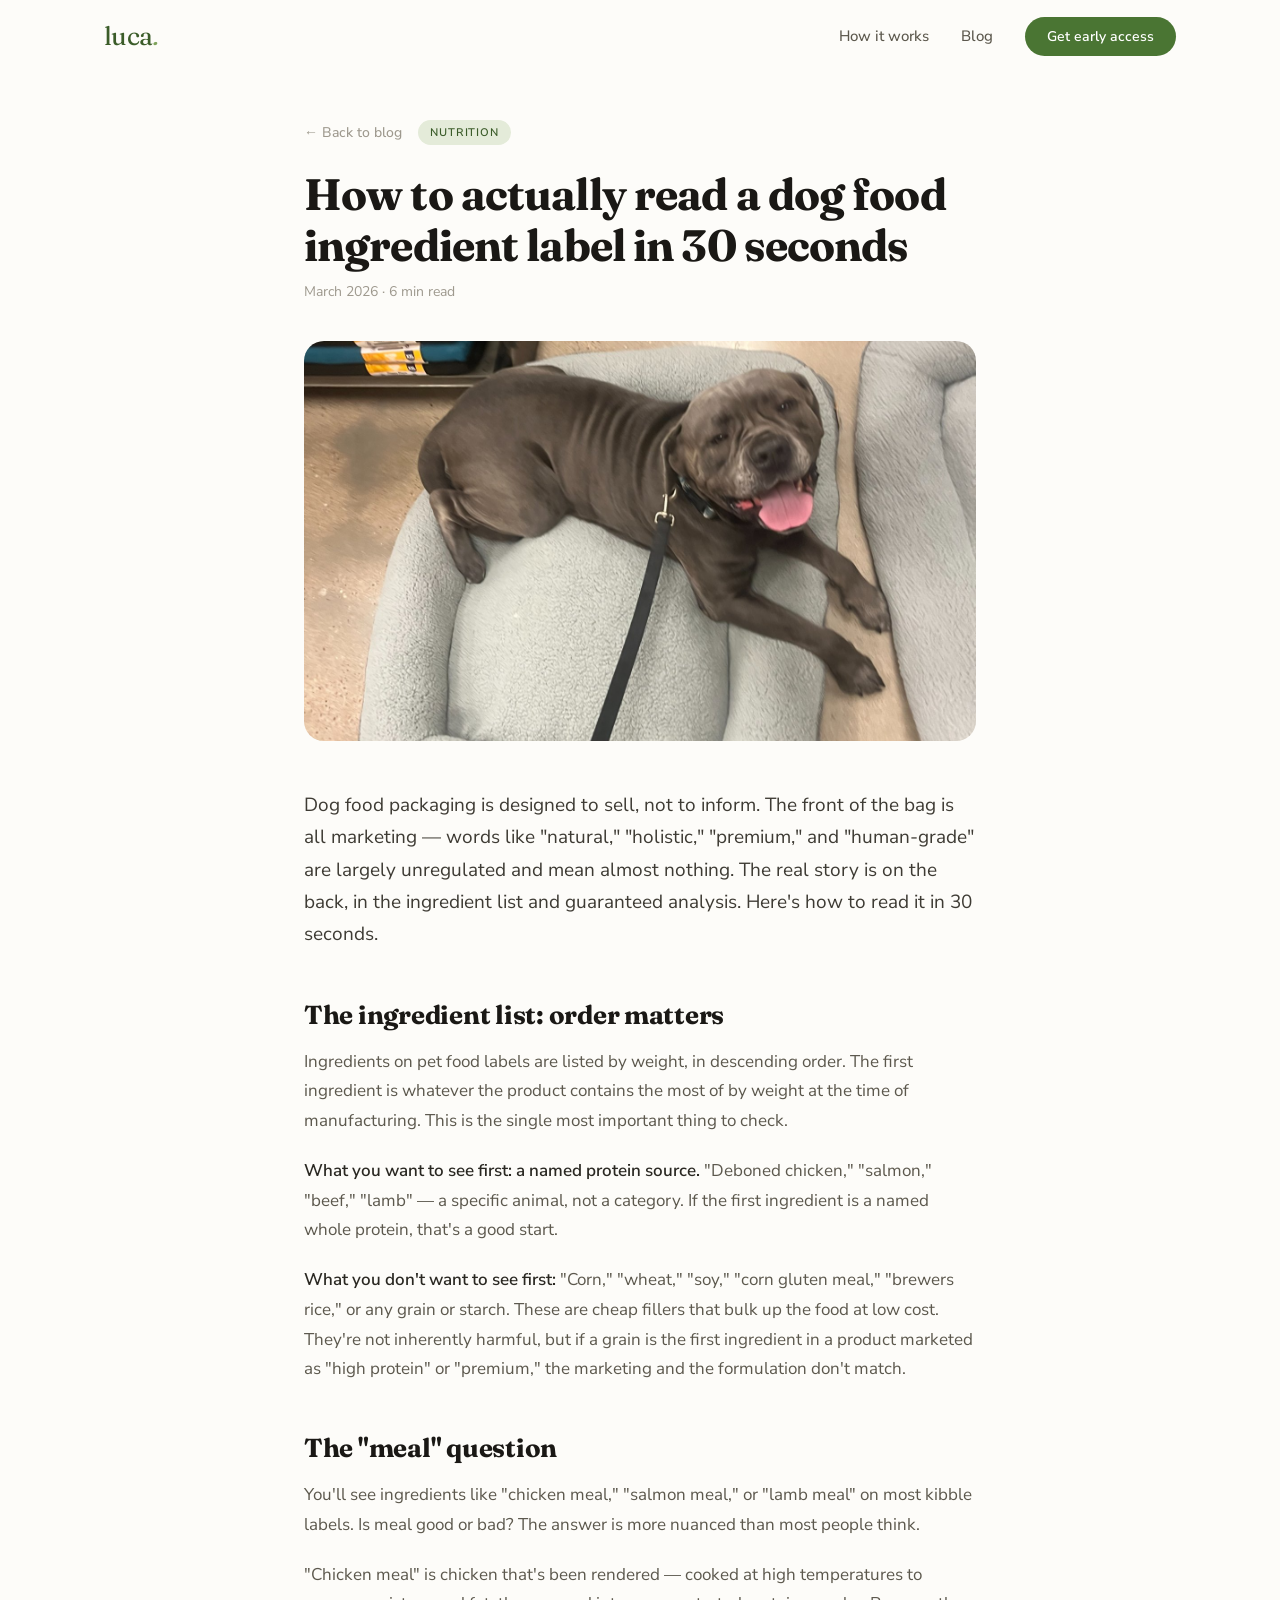
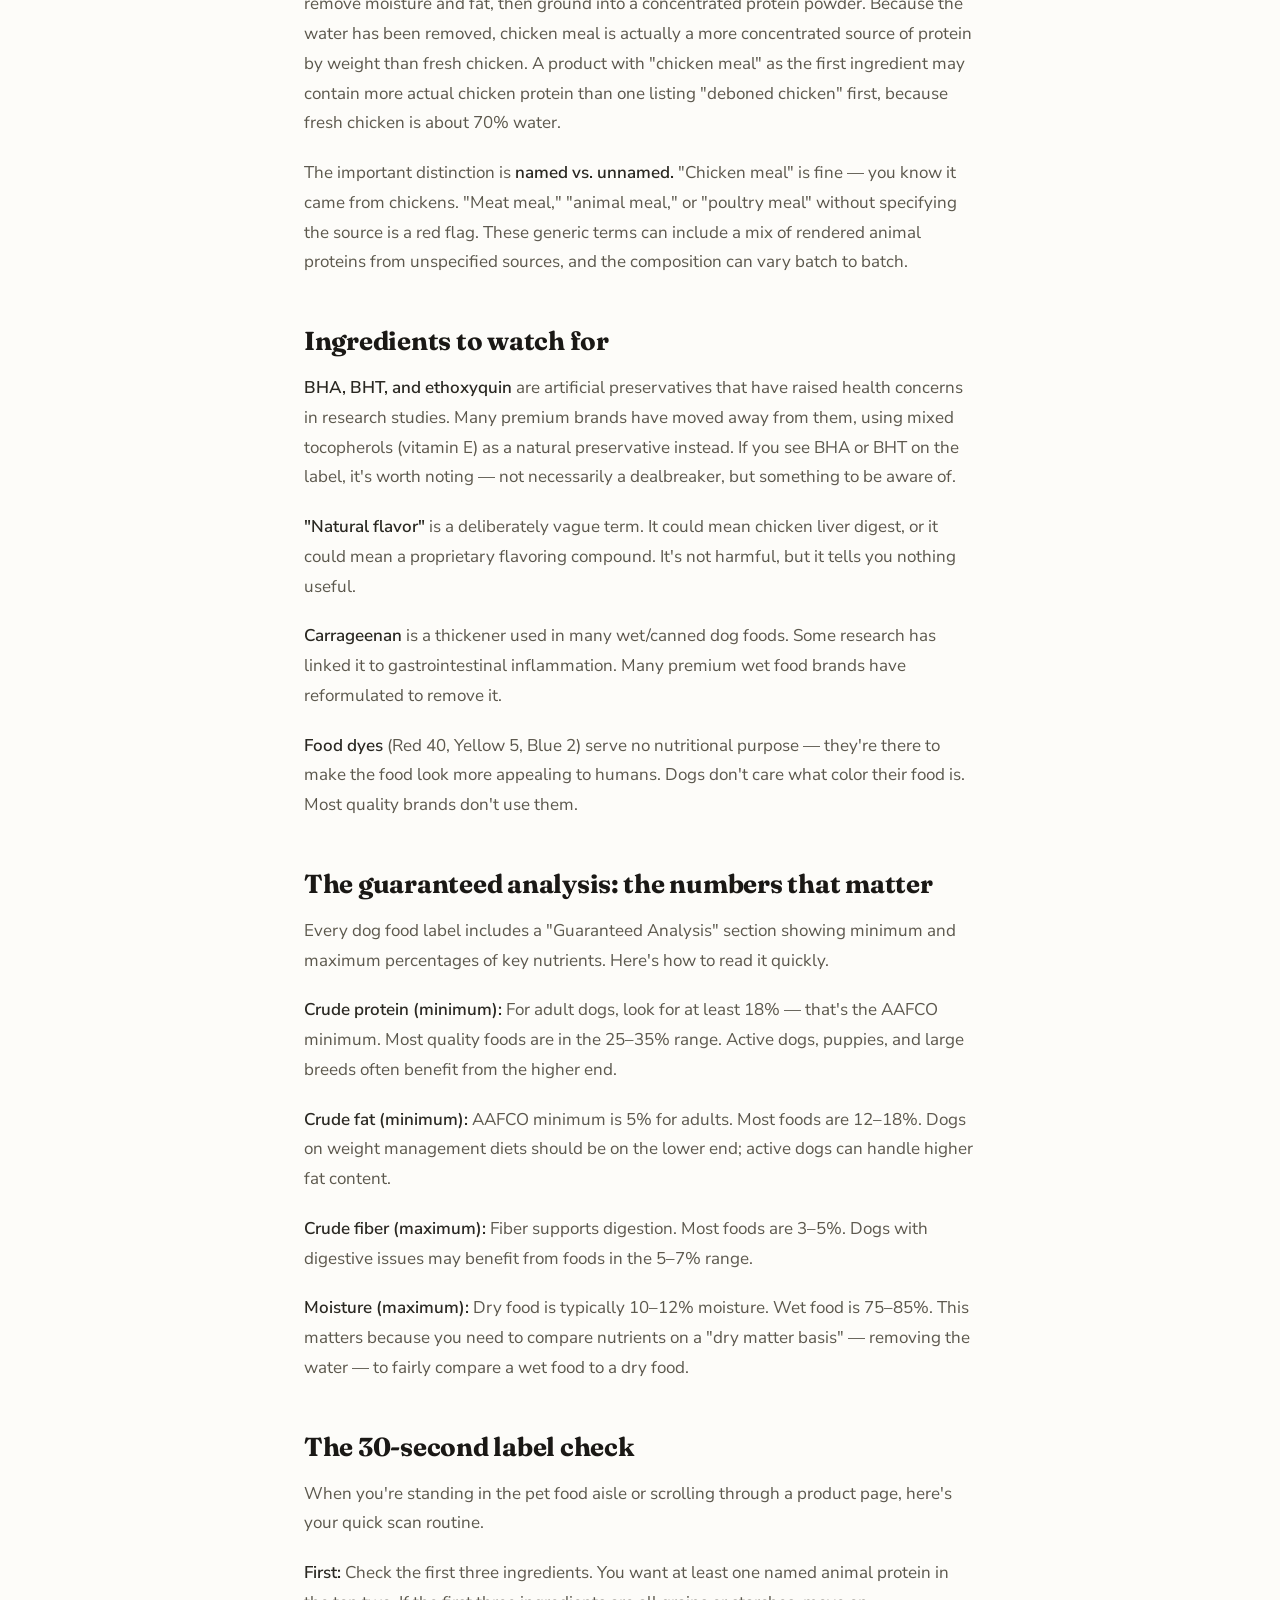
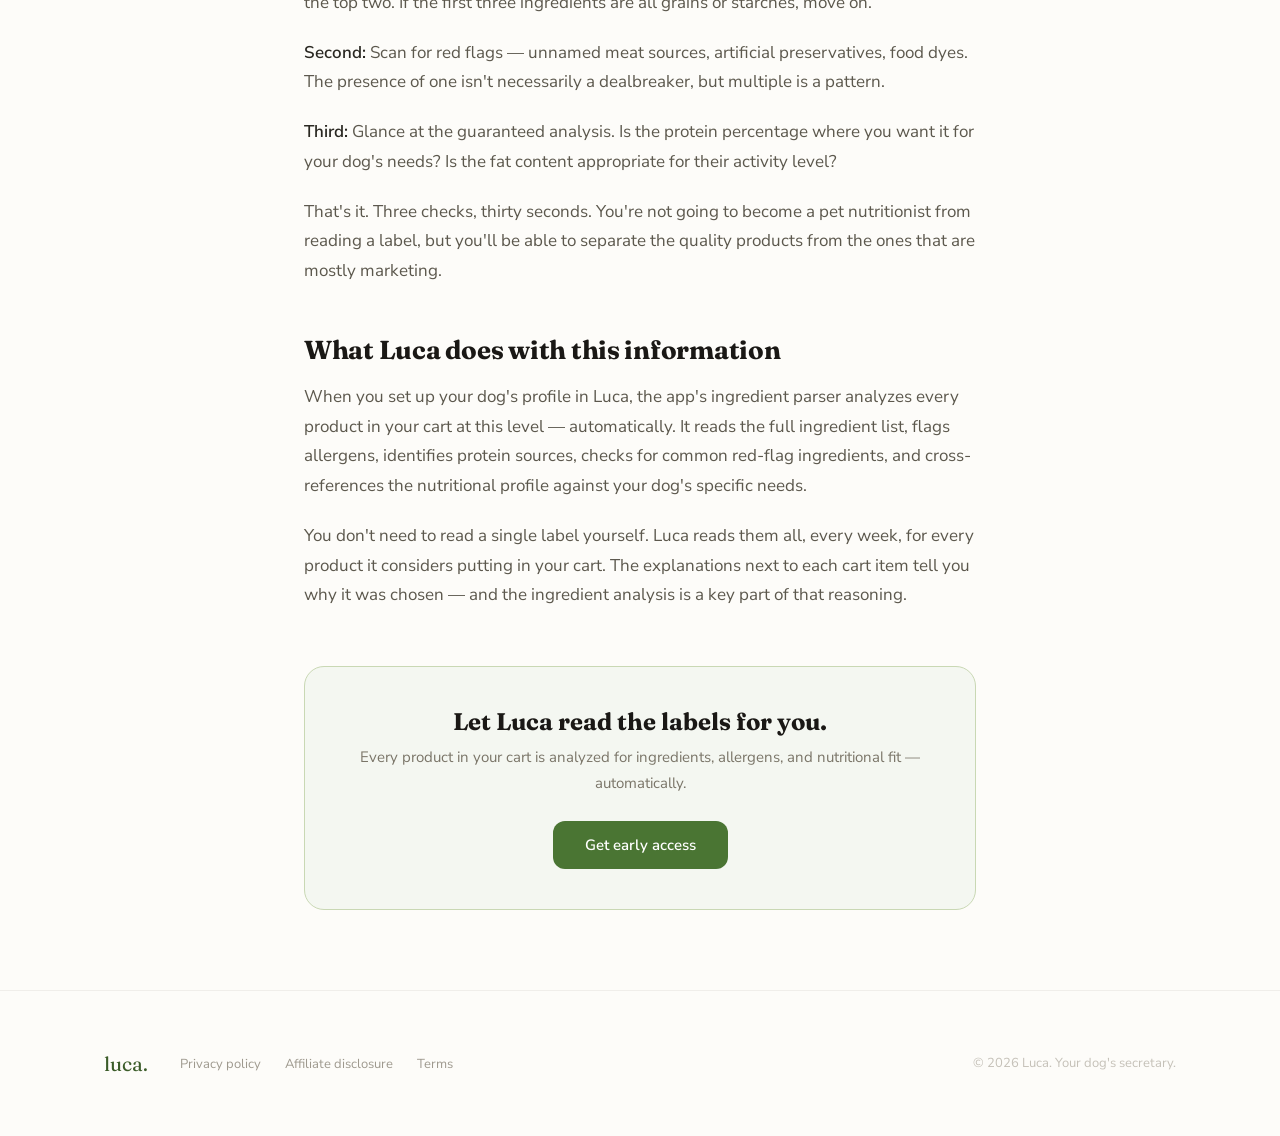
<file: blog/how-to-read-dog-food-labels.html>
<!DOCTYPE html>
<html lang="en">
<head>
<meta charset="UTF-8">
<meta name="viewport" content="width=device-width, initial-scale=1.0">
<title>How to Read a Dog Food Ingredient Label in 30 Seconds — Luca Blog</title>
<meta name="description" content="Named proteins, meal vs. fresh, guaranteed analysis — here's what actually matters on the back of the bag.">
<link rel="preconnect" href="https://fonts.googleapis.com">
<link rel="preconnect" href="https://fonts.gstatic.com" crossorigin>
<link href="https://fonts.googleapis.com/css2?family=Fraunces:ital,opsz,wght@0,9..144,500;0,9..144,600;0,9..144,700;0,9..144,800;1,9..144,500;1,9..144,700&family=Nunito+Sans:wght@400;500;600;700&display=swap" rel="stylesheet">
<link rel="stylesheet" href="../blog-styles.css">
</head>
<body>
<nav id="nav">
  <div class="container">
    <a href="../" class="nav-wordmark">luca<span>.</span></a>
    <ul class="nav-links">
      <li><a href="../#how">How it works</a></li>
      <li><a href="../#blog">Blog</a></li>
      <li><a href="../#signup" class="nav-cta">Get early access</a></li>
    </ul>
  </div>
</nav>

<article class="blog-post">
  <div class="container">
    <div class="post-meta">
      <a href="../#blog" class="back-link">← Back to blog</a>
      <span class="post-tag nutrition">Nutrition</span>
    </div>
    <h1>How to actually read a dog food ingredient label in 30 seconds</h1>
    <p class="post-date">March 2026 · 6 min read</p>

    <figure class="post-hero-img">
      <img src="../images/dwight-store.jpg" alt="Dwight at the pet store">
    </figure>

    <div class="post-body">
      <p class="lede">Dog food packaging is designed to sell, not to inform. The front of the bag is all marketing — words like "natural," "holistic," "premium," and "human-grade" are largely unregulated and mean almost nothing. The real story is on the back, in the ingredient list and guaranteed analysis. Here's how to read it in 30 seconds.</p>

      <h2>The ingredient list: order matters</h2>

      <p>Ingredients on pet food labels are listed by weight, in descending order. The first ingredient is whatever the product contains the most of by weight at the time of manufacturing. This is the single most important thing to check.</p>

      <p><strong>What you want to see first: a named protein source.</strong> "Deboned chicken," "salmon," "beef," "lamb" — a specific animal, not a category. If the first ingredient is a named whole protein, that's a good start.</p>

      <p><strong>What you don't want to see first:</strong> "Corn," "wheat," "soy," "corn gluten meal," "brewers rice," or any grain or starch. These are cheap fillers that bulk up the food at low cost. They're not inherently harmful, but if a grain is the first ingredient in a product marketed as "high protein" or "premium," the marketing and the formulation don't match.</p>

      <h2>The "meal" question</h2>

      <p>You'll see ingredients like "chicken meal," "salmon meal," or "lamb meal" on most kibble labels. Is meal good or bad? The answer is more nuanced than most people think.</p>

      <p>"Chicken meal" is chicken that's been rendered — cooked at high temperatures to remove moisture and fat, then ground into a concentrated protein powder. Because the water has been removed, chicken meal is actually a more concentrated source of protein by weight than fresh chicken. A product with "chicken meal" as the first ingredient may contain more actual chicken protein than one listing "deboned chicken" first, because fresh chicken is about 70% water.</p>

      <p>The important distinction is <strong>named vs. unnamed.</strong> "Chicken meal" is fine — you know it came from chickens. "Meat meal," "animal meal," or "poultry meal" without specifying the source is a red flag. These generic terms can include a mix of rendered animal proteins from unspecified sources, and the composition can vary batch to batch.</p>

      <h2>Ingredients to watch for</h2>

      <p><strong>BHA, BHT, and ethoxyquin</strong> are artificial preservatives that have raised health concerns in research studies. Many premium brands have moved away from them, using mixed tocopherols (vitamin E) as a natural preservative instead. If you see BHA or BHT on the label, it's worth noting — not necessarily a dealbreaker, but something to be aware of.</p>

      <p><strong>"Natural flavor"</strong> is a deliberately vague term. It could mean chicken liver digest, or it could mean a proprietary flavoring compound. It's not harmful, but it tells you nothing useful.</p>

      <p><strong>Carrageenan</strong> is a thickener used in many wet/canned dog foods. Some research has linked it to gastrointestinal inflammation. Many premium wet food brands have reformulated to remove it.</p>

      <p><strong>Food dyes</strong> (Red 40, Yellow 5, Blue 2) serve no nutritional purpose — they're there to make the food look more appealing to humans. Dogs don't care what color their food is. Most quality brands don't use them.</p>

      <h2>The guaranteed analysis: the numbers that matter</h2>

      <p>Every dog food label includes a "Guaranteed Analysis" section showing minimum and maximum percentages of key nutrients. Here's how to read it quickly.</p>

      <p><strong>Crude protein (minimum):</strong> For adult dogs, look for at least 18% — that's the AAFCO minimum. Most quality foods are in the 25–35% range. Active dogs, puppies, and large breeds often benefit from the higher end.</p>

      <p><strong>Crude fat (minimum):</strong> AAFCO minimum is 5% for adults. Most foods are 12–18%. Dogs on weight management diets should be on the lower end; active dogs can handle higher fat content.</p>

      <p><strong>Crude fiber (maximum):</strong> Fiber supports digestion. Most foods are 3–5%. Dogs with digestive issues may benefit from foods in the 5–7% range.</p>

      <p><strong>Moisture (maximum):</strong> Dry food is typically 10–12% moisture. Wet food is 75–85%. This matters because you need to compare nutrients on a "dry matter basis" — removing the water — to fairly compare a wet food to a dry food.</p>

      <h2>The 30-second label check</h2>

      <p>When you're standing in the pet food aisle or scrolling through a product page, here's your quick scan routine.</p>

      <p><strong>First:</strong> Check the first three ingredients. You want at least one named animal protein in the top two. If the first three ingredients are all grains or starches, move on.</p>

      <p><strong>Second:</strong> Scan for red flags — unnamed meat sources, artificial preservatives, food dyes. The presence of one isn't necessarily a dealbreaker, but multiple is a pattern.</p>

      <p><strong>Third:</strong> Glance at the guaranteed analysis. Is the protein percentage where you want it for your dog's needs? Is the fat content appropriate for their activity level?</p>

      <p>That's it. Three checks, thirty seconds. You're not going to become a pet nutritionist from reading a label, but you'll be able to separate the quality products from the ones that are mostly marketing.</p>

      <h2>What Luca does with this information</h2>

      <p>When you set up your dog's profile in Luca, the app's ingredient parser analyzes every product in your cart at this level — automatically. It reads the full ingredient list, flags allergens, identifies protein sources, checks for common red-flag ingredients, and cross-references the nutritional profile against your dog's specific needs.</p>

      <p>You don't need to read a single label yourself. Luca reads them all, every week, for every product it considers putting in your cart. The explanations next to each cart item tell you why it was chosen — and the ingredient analysis is a key part of that reasoning.</p>

      <div class="post-cta">
        <h3>Let Luca read the labels for you.</h3>
        <p>Every product in your cart is analyzed for ingredients, allergens, and nutritional fit — automatically.</p>
        <a href="../#signup" class="post-cta-btn">Get early access</a>
      </div>
    </div>
  </div>
</article>

<footer>
  <div class="container">
    <div class="footer-left">
      <span class="footer-wordmark">luca.</span>
      <ul class="footer-links">
        <li><a href="../privacy.html">Privacy policy</a></li>
        <li><a href="../disclosure.html">Affiliate disclosure</a></li>
        <li><a href="../terms.html">Terms</a></li>
      </ul>
    </div>
    <div class="footer-right">&copy; 2026 Luca. Your dog's secretary.</div>
  </div>
</footer>

<script>
const nav = document.getElementById('nav');
window.addEventListener('scroll', () => nav.classList.toggle('scrolled', window.scrollY > 50));
</script>
</body>
</html>
</file>
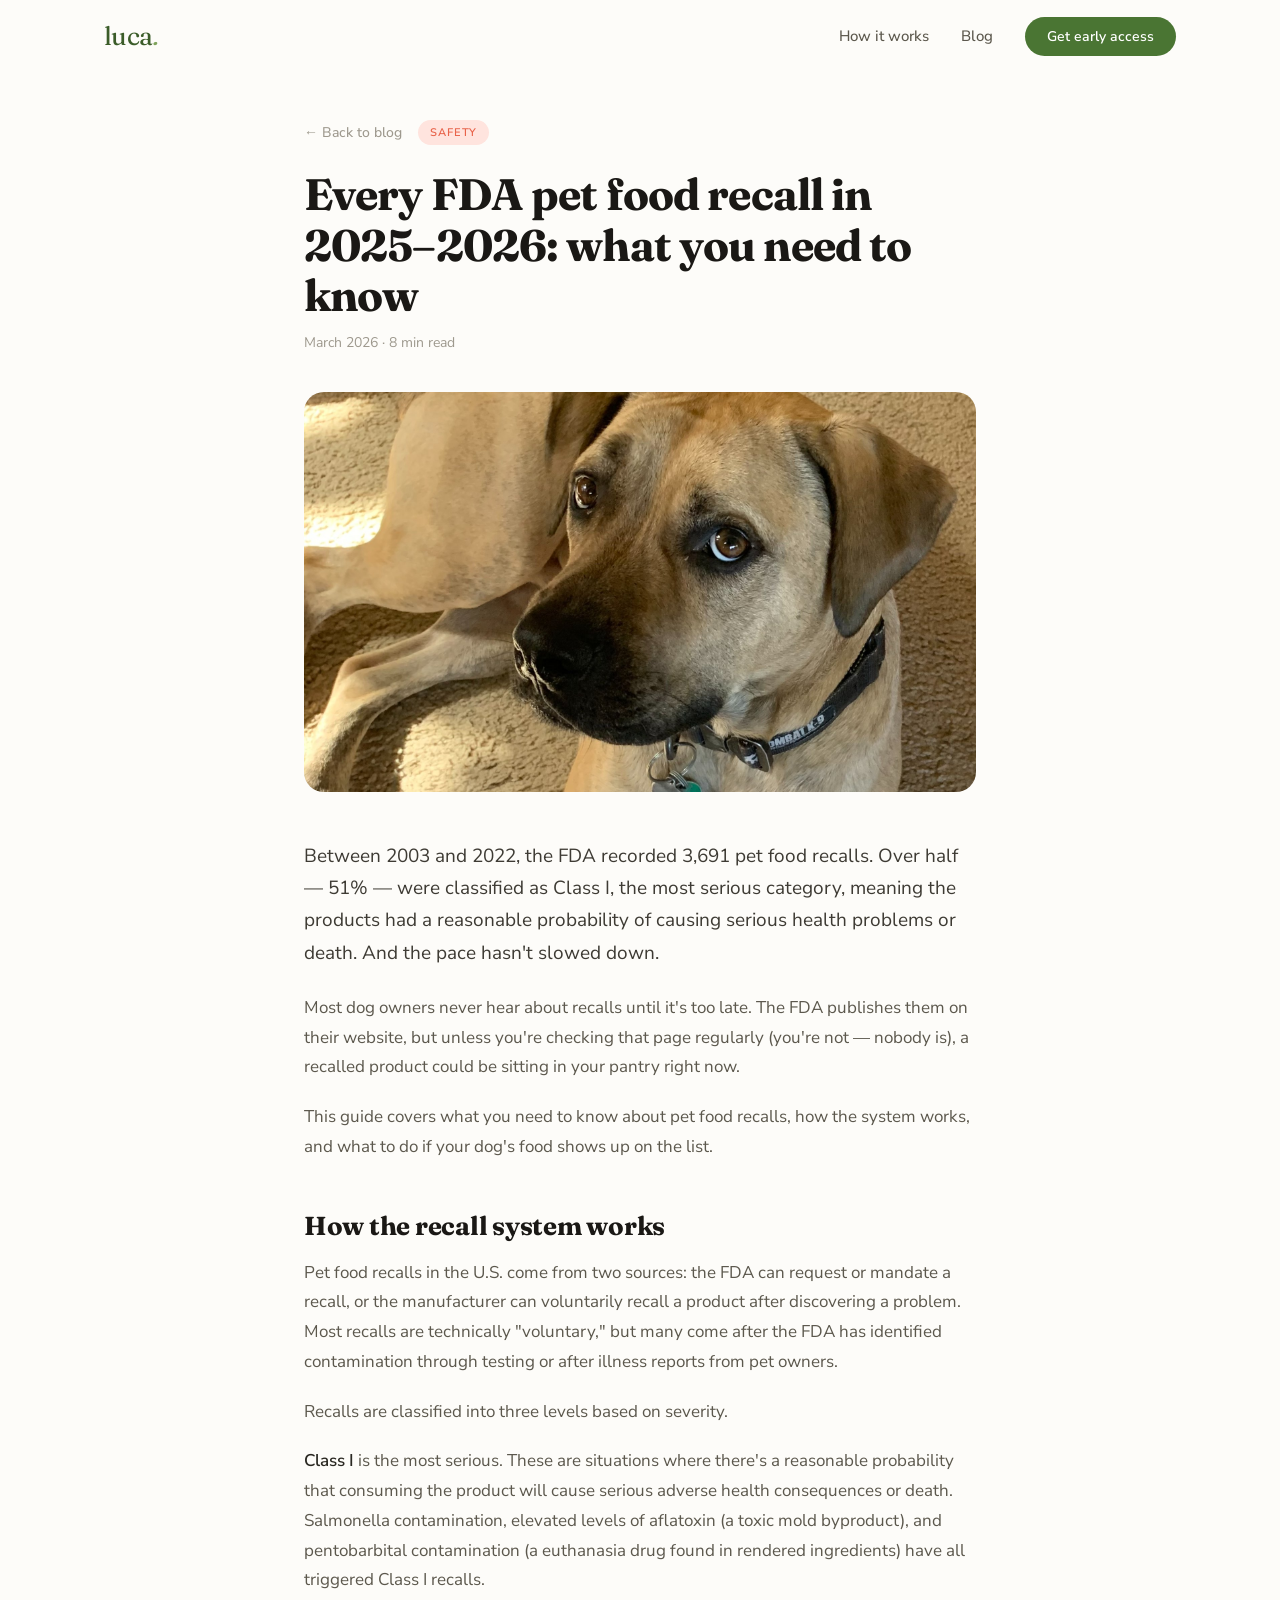
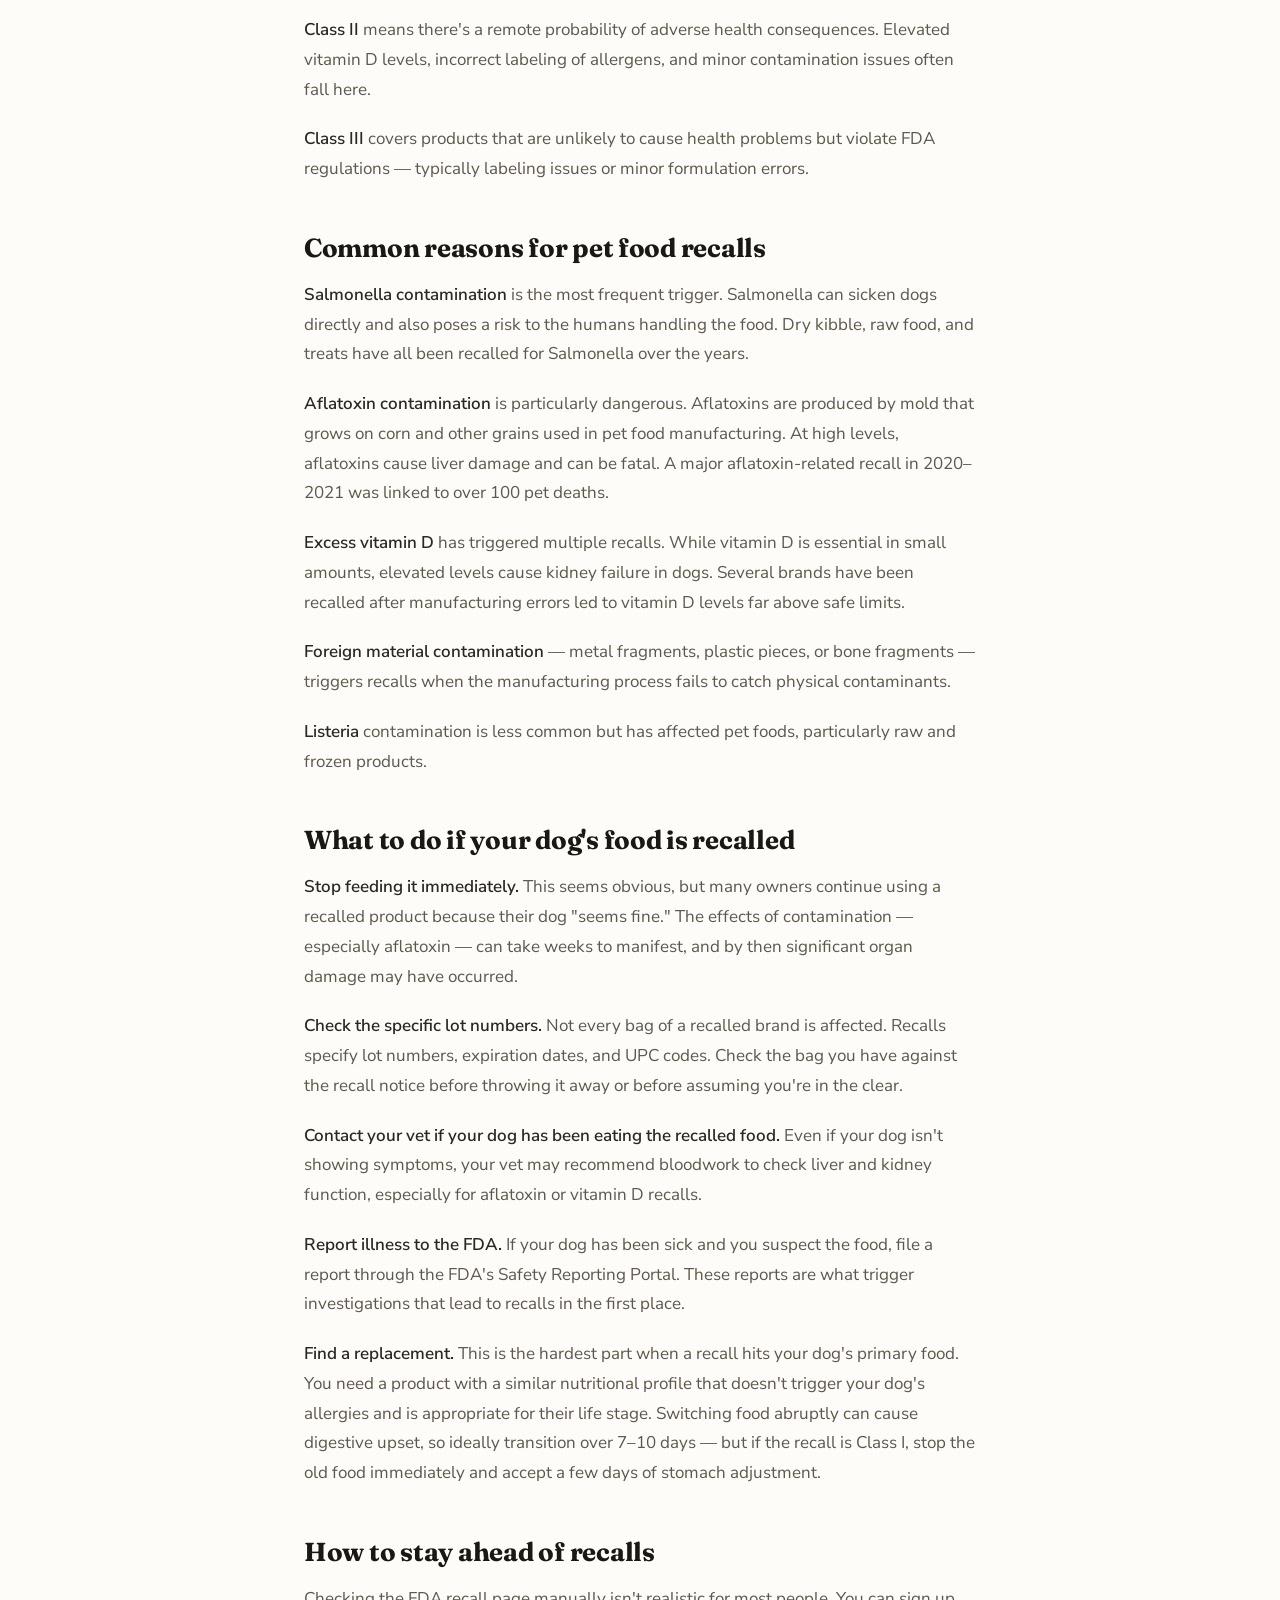
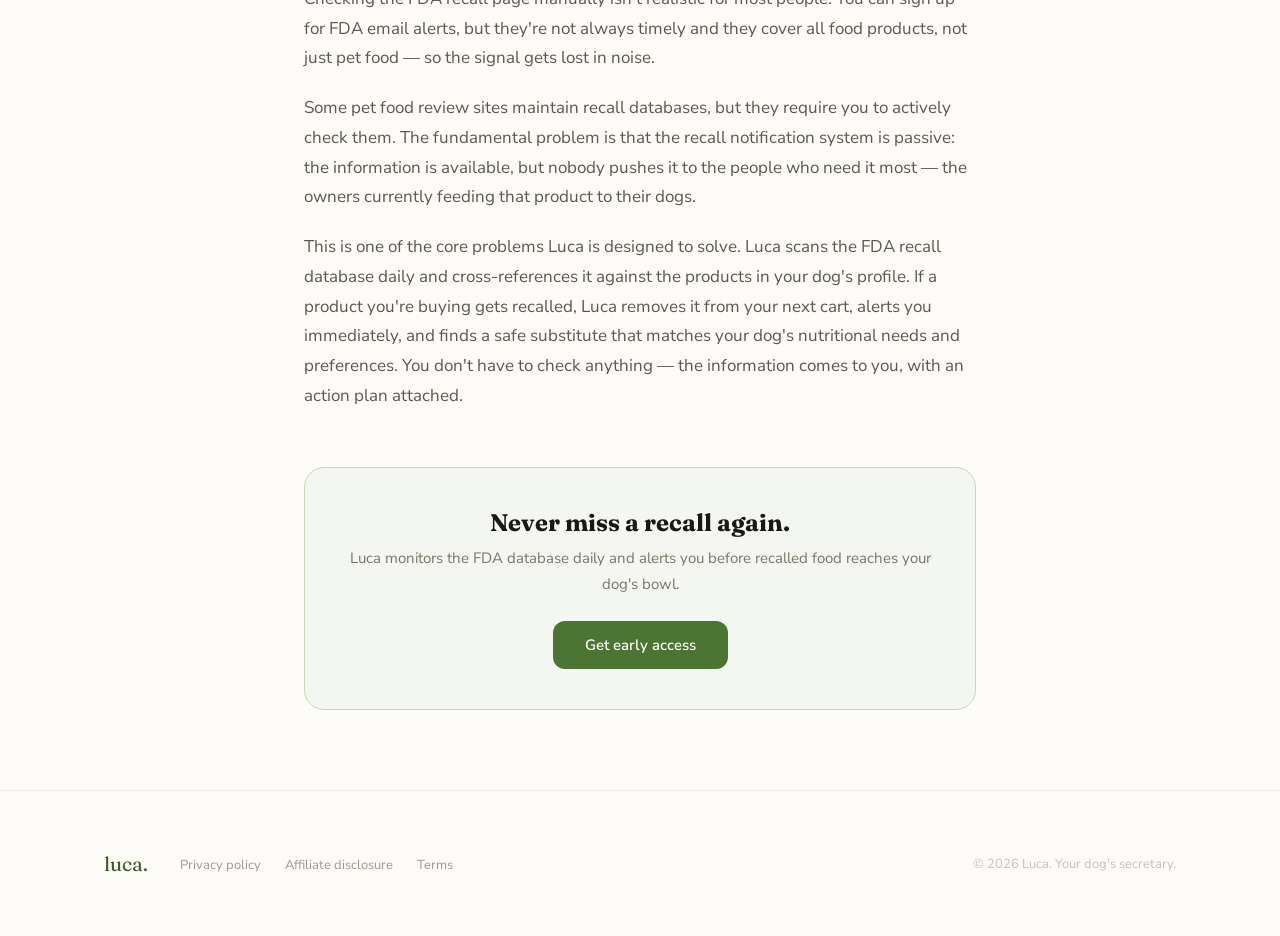
<file: blog/pet-food-recalls-2025-2026.html>
<!DOCTYPE html>
<html lang="en">
<head>
<meta charset="UTF-8">
<meta name="viewport" content="width=device-width, initial-scale=1.0">
<title>Every FDA Pet Food Recall in 2025–2026 — Luca Blog</title>
<meta name="description" content="Over half of all pet food recalls are classified as the most serious category. Here's what's been recalled and what to do about it.">
<link rel="preconnect" href="https://fonts.googleapis.com">
<link rel="preconnect" href="https://fonts.gstatic.com" crossorigin>
<link href="https://fonts.googleapis.com/css2?family=Fraunces:ital,opsz,wght@0,9..144,500;0,9..144,600;0,9..144,700;0,9..144,800;1,9..144,500;1,9..144,700&family=Nunito+Sans:wght@400;500;600;700&display=swap" rel="stylesheet">
<link rel="stylesheet" href="../blog-styles.css">
</head>
<body>
<nav id="nav">
  <div class="container">
    <a href="../" class="nav-wordmark">luca<span>.</span></a>
    <ul class="nav-links">
      <li><a href="../#how">How it works</a></li>
      <li><a href="../#blog">Blog</a></li>
      <li><a href="../#signup" class="nav-cta">Get early access</a></li>
    </ul>
  </div>
</nav>

<article class="blog-post">
  <div class="container">
    <div class="post-meta">
      <a href="../#blog" class="back-link">← Back to blog</a>
      <span class="post-tag safety">Safety</span>
    </div>
    <h1>Every FDA pet food recall in 2025–2026: what you need to know</h1>
    <p class="post-date">March 2026 · 8 min read</p>

    <figure class="post-hero-img">
      <img src="../images/luca-closeup.jpg" alt="Luca the dog looking at camera">
    </figure>

    <div class="post-body">
      <p class="lede">Between 2003 and 2022, the FDA recorded 3,691 pet food recalls. Over half — 51% — were classified as Class I, the most serious category, meaning the products had a reasonable probability of causing serious health problems or death. And the pace hasn't slowed down.</p>

      <p>Most dog owners never hear about recalls until it's too late. The FDA publishes them on their website, but unless you're checking that page regularly (you're not — nobody is), a recalled product could be sitting in your pantry right now.</p>

      <p>This guide covers what you need to know about pet food recalls, how the system works, and what to do if your dog's food shows up on the list.</p>

      <h2>How the recall system works</h2>

      <p>Pet food recalls in the U.S. come from two sources: the FDA can request or mandate a recall, or the manufacturer can voluntarily recall a product after discovering a problem. Most recalls are technically "voluntary," but many come after the FDA has identified contamination through testing or after illness reports from pet owners.</p>

      <p>Recalls are classified into three levels based on severity.</p>

      <p><strong>Class I</strong> is the most serious. These are situations where there's a reasonable probability that consuming the product will cause serious adverse health consequences or death. Salmonella contamination, elevated levels of aflatoxin (a toxic mold byproduct), and pentobarbital contamination (a euthanasia drug found in rendered ingredients) have all triggered Class I recalls.</p>

      <p><strong>Class II</strong> means there's a remote probability of adverse health consequences. Elevated vitamin D levels, incorrect labeling of allergens, and minor contamination issues often fall here.</p>

      <p><strong>Class III</strong> covers products that are unlikely to cause health problems but violate FDA regulations — typically labeling issues or minor formulation errors.</p>

      <h2>Common reasons for pet food recalls</h2>

      <p><strong>Salmonella contamination</strong> is the most frequent trigger. Salmonella can sicken dogs directly and also poses a risk to the humans handling the food. Dry kibble, raw food, and treats have all been recalled for Salmonella over the years.</p>

      <p><strong>Aflatoxin contamination</strong> is particularly dangerous. Aflatoxins are produced by mold that grows on corn and other grains used in pet food manufacturing. At high levels, aflatoxins cause liver damage and can be fatal. A major aflatoxin-related recall in 2020–2021 was linked to over 100 pet deaths.</p>

      <p><strong>Excess vitamin D</strong> has triggered multiple recalls. While vitamin D is essential in small amounts, elevated levels cause kidney failure in dogs. Several brands have been recalled after manufacturing errors led to vitamin D levels far above safe limits.</p>

      <p><strong>Foreign material contamination</strong> — metal fragments, plastic pieces, or bone fragments — triggers recalls when the manufacturing process fails to catch physical contaminants.</p>

      <p><strong>Listeria</strong> contamination is less common but has affected pet foods, particularly raw and frozen products.</p>

      <h2>What to do if your dog's food is recalled</h2>

      <p><strong>Stop feeding it immediately.</strong> This seems obvious, but many owners continue using a recalled product because their dog "seems fine." The effects of contamination — especially aflatoxin — can take weeks to manifest, and by then significant organ damage may have occurred.</p>

      <p><strong>Check the specific lot numbers.</strong> Not every bag of a recalled brand is affected. Recalls specify lot numbers, expiration dates, and UPC codes. Check the bag you have against the recall notice before throwing it away or before assuming you're in the clear.</p>

      <p><strong>Contact your vet if your dog has been eating the recalled food.</strong> Even if your dog isn't showing symptoms, your vet may recommend bloodwork to check liver and kidney function, especially for aflatoxin or vitamin D recalls.</p>

      <p><strong>Report illness to the FDA.</strong> If your dog has been sick and you suspect the food, file a report through the FDA's Safety Reporting Portal. These reports are what trigger investigations that lead to recalls in the first place.</p>

      <p><strong>Find a replacement.</strong> This is the hardest part when a recall hits your dog's primary food. You need a product with a similar nutritional profile that doesn't trigger your dog's allergies and is appropriate for their life stage. Switching food abruptly can cause digestive upset, so ideally transition over 7–10 days — but if the recall is Class I, stop the old food immediately and accept a few days of stomach adjustment.</p>

      <h2>How to stay ahead of recalls</h2>

      <p>Checking the FDA recall page manually isn't realistic for most people. You can sign up for FDA email alerts, but they're not always timely and they cover all food products, not just pet food — so the signal gets lost in noise.</p>

      <p>Some pet food review sites maintain recall databases, but they require you to actively check them. The fundamental problem is that the recall notification system is passive: the information is available, but nobody pushes it to the people who need it most — the owners currently feeding that product to their dogs.</p>

      <p>This is one of the core problems Luca is designed to solve. Luca scans the FDA recall database daily and cross-references it against the products in your dog's profile. If a product you're buying gets recalled, Luca removes it from your next cart, alerts you immediately, and finds a safe substitute that matches your dog's nutritional needs and preferences. You don't have to check anything — the information comes to you, with an action plan attached.</p>

      <div class="post-cta">
        <h3>Never miss a recall again.</h3>
        <p>Luca monitors the FDA database daily and alerts you before recalled food reaches your dog's bowl.</p>
        <a href="../#signup" class="post-cta-btn">Get early access</a>
      </div>
    </div>
  </div>
</article>

<footer>
  <div class="container">
    <div class="footer-left">
      <span class="footer-wordmark">luca.</span>
      <ul class="footer-links">
        <li><a href="../privacy.html">Privacy policy</a></li>
        <li><a href="../disclosure.html">Affiliate disclosure</a></li>
        <li><a href="../terms.html">Terms</a></li>
      </ul>
    </div>
    <div class="footer-right">&copy; 2026 Luca. Your dog's secretary.</div>
  </div>
</footer>

<script>
const nav = document.getElementById('nav');
window.addEventListener('scroll', () => nav.classList.toggle('scrolled', window.scrollY > 50));
</script>
</body>
</html>
</file>
<file: blog-styles.css>
:root {
  --sage-50: #F4F7F1;
  --sage-100: #E4EBD9;
  --sage-200: #C9D8B4;
  --sage-300: #A6BF87;
  --sage-400: #7FA35C;
  --sage-500: #5A8F3E;
  --sage-600: #4A7533;
  --sage-700: #3B5C29;
  --sage-800: #2D4520;
  --sage-900: #1E2E15;
  --amber-50: #FFF9EE;
  --amber-100: #FFF0D4;
  --amber-200: #FFE0A8;
  --amber-500: #E89E1C;
  --amber-600: #C07E12;
  --coral-50: #FFF5F3;
  --coral-100: #FFE4DE;
  --coral-500: #E8634A;
  --warm-white: #FDFCF9;
  --warm-50: #FAF9F6;
  --warm-100: #F0EEEA;
  --warm-200: #E0DDD7;
  --warm-300: #C5C1B8;
  --warm-400: #9E998E;
  --warm-500: #7A7568;
  --warm-600: #5C584D;
  --warm-700: #3E3B34;
  --warm-800: #2A2822;
  --warm-900: #1A1815;
  --font-display: 'Fraunces', Georgia, serif;
  --font-body: 'Nunito Sans', -apple-system, sans-serif;
}

* { margin: 0; padding: 0; box-sizing: border-box; }
html { scroll-behavior: smooth; }
body {
  font-family: var(--font-body);
  background: var(--warm-white);
  color: var(--warm-800);
  -webkit-font-smoothing: antialiased;
}

.container { max-width: 1120px; margin: 0 auto; padding: 0 24px; }

/* Nav (same as main) */
nav {
  position: fixed; top: 0; left: 0; right: 0; z-index: 100;
  padding: 20px 0; transition: all 0.4s cubic-bezier(0.16,1,0.3,1);
}
nav.scrolled {
  background: rgba(253,252,249,0.92);
  backdrop-filter: blur(20px); -webkit-backdrop-filter: blur(20px);
  padding: 14px 0; box-shadow: 0 1px 0 rgba(0,0,0,0.05);
}
nav .container { display: flex; justify-content: space-between; align-items: center; }
.nav-wordmark {
  font-family: var(--font-display); font-size: 26px;
  color: var(--sage-700); text-decoration: none; letter-spacing: -0.02em;
}
.nav-wordmark span { color: var(--sage-400); font-style: italic; }
.nav-links { display: flex; align-items: center; gap: 32px; list-style: none; }
.nav-links a { font-size: 15px; font-weight: 500; color: var(--warm-600); text-decoration: none; transition: color 0.2s; }
.nav-links a:hover { color: var(--sage-600); }
.nav-cta {
  background: var(--sage-600); color: white !important;
  padding: 10px 22px; border-radius: 100px;
  font-size: 14px !important; font-weight: 600 !important;
  transition: all 0.25s cubic-bezier(0.16,1,0.3,1) !important;
}
.nav-cta:hover { background: var(--sage-700) !important; transform: translateY(-1px); box-shadow: 0 4px 12px rgba(90,143,62,0.25); }

/* Blog post */
.blog-post {
  padding: 120px 0 80px;
}

.blog-post .container {
  max-width: 720px;
}

.post-meta {
  display: flex; align-items: center; gap: 16px;
  margin-bottom: 24px;
}

.back-link {
  font-size: 14px; font-weight: 500; color: var(--warm-400);
  text-decoration: none; transition: color 0.2s;
}
.back-link:hover { color: var(--sage-600); }

.post-tag {
  display: inline-block; font-size: 11px; font-weight: 600;
  text-transform: uppercase; letter-spacing: 0.08em;
  padding: 5px 12px; border-radius: 100px;
}
.post-tag.prices { background: var(--amber-100); color: var(--amber-600); }
.post-tag.safety { background: var(--coral-100); color: var(--coral-500); }
.post-tag.nutrition { background: var(--sage-100); color: var(--sage-700); }

.blog-post h1 {
  font-family: var(--font-display);
  font-size: clamp(32px, 4.5vw, 44px);
  line-height: 1.15;
  color: var(--warm-900);
  letter-spacing: -0.02em;
  margin-bottom: 12px;
}

.post-date {
  font-size: 14px; color: var(--warm-400);
  margin-bottom: 40px;
}

.post-hero-img {
  margin-bottom: 48px; border-radius: 20px; overflow: hidden;
}
.post-hero-img img {
  width: 100%; height: 400px; object-fit: cover; display: block;
}

/* Post body */
.post-body h2 {
  font-family: var(--font-display);
  font-size: 26px;
  color: var(--warm-900);
  letter-spacing: -0.01em;
  margin-top: 48px;
  margin-bottom: 16px;
}

.post-body p {
  font-size: 17px;
  line-height: 1.75;
  color: var(--warm-600);
  margin-bottom: 20px;
}

.post-body p strong {
  color: var(--warm-800);
  font-weight: 600;
}

.post-body .lede {
  font-size: 19px;
  line-height: 1.7;
  color: var(--warm-700);
  margin-bottom: 24px;
}

/* Price table (blog-specific) */
.price-table {
  margin: 28px 0 32px;
  border-radius: 16px;
  border: 1px solid var(--warm-100);
  overflow: hidden;
  background: white;
}

.price-table-row {
  display: flex; justify-content: space-between; align-items: center;
  padding: 16px 24px;
  border-bottom: 1px solid var(--warm-100);
  font-size: 15px;
}
.price-table-row:last-child { border-bottom: none; }

.retailer-name { font-weight: 500; color: var(--warm-700); }
.retailer-price { font-weight: 600; }
.retailer-price.high { color: var(--coral-500); }
.retailer-price.mid { color: var(--warm-600); }
.retailer-price.low { color: var(--sage-600); }

.price-table-row.best {
  background: var(--amber-50);
}
.price-table-row.best .retailer-name { color: var(--amber-600); font-weight: 600; }
.price-table-row.best .retailer-price { color: var(--amber-600); }

/* Post CTA */
.post-cta {
  margin-top: 56px;
  padding: 40px;
  background: var(--sage-50);
  border: 1px solid var(--sage-200);
  border-radius: 20px;
  text-align: center;
}

.post-cta h3 {
  font-family: var(--font-display);
  font-size: 24px;
  color: var(--warm-900);
  margin-bottom: 8px;
}

.post-cta p {
  font-size: 15px !important;
  color: var(--warm-500) !important;
  margin-bottom: 24px !important;
}

.post-cta-btn {
  display: inline-block;
  padding: 14px 32px;
  background: var(--sage-600);
  color: white;
  border-radius: 12px;
  font-size: 15px;
  font-weight: 600;
  text-decoration: none;
  transition: all 0.3s cubic-bezier(0.16,1,0.3,1);
}
.post-cta-btn:hover {
  background: var(--sage-700);
  transform: translateY(-2px);
  box-shadow: 0 8px 24px rgba(90,143,62,0.25);
}

/* Footer */
footer {
  padding: 60px 0; border-top: 1px solid var(--warm-100);
}
footer .container { display: flex; justify-content: space-between; align-items: center; }
.footer-left { display: flex; align-items: center; gap: 32px; }
.footer-wordmark { font-family: var(--font-display); font-size: 20px; color: var(--sage-700); }
.footer-links { display: flex; gap: 24px; list-style: none; }
.footer-links a { font-size: 13px; color: var(--warm-400); text-decoration: none; transition: color 0.2s; }
.footer-links a:hover { color: var(--warm-600); }
.footer-right { font-size: 13px; color: var(--warm-300); }

@media (max-width: 900px) {
  .nav-links { display: none; }
  .post-hero-img img { height: 260px; }
  footer .container { flex-direction: column; gap: 20px; text-align: center; }
  .footer-left { flex-direction: column; gap: 16px; }
}
</file>
